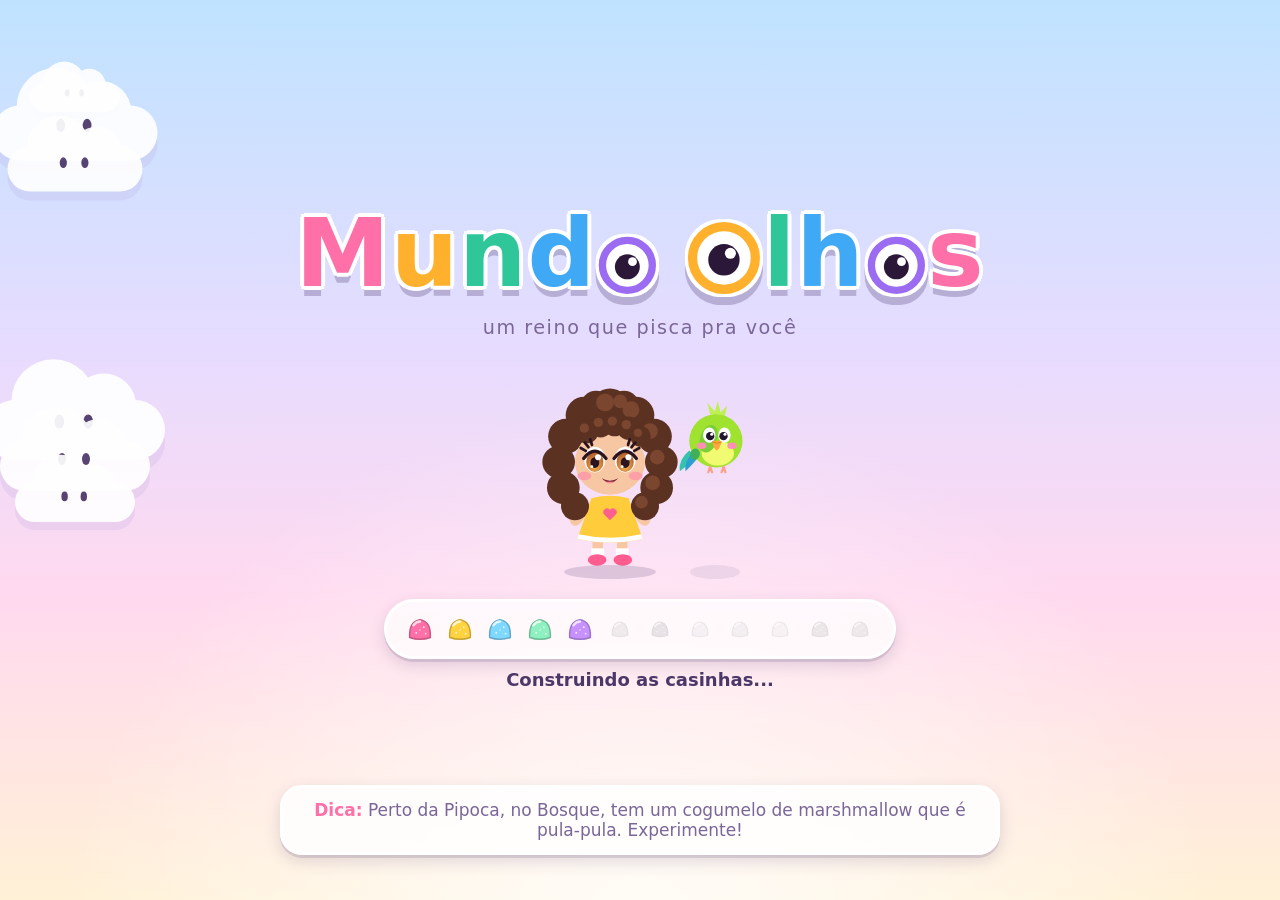
<file: index.html>
<!DOCTYPE html>
<html lang="pt-BR">
<head>
<meta charset="UTF-8">
<meta name="viewport" content="width=device-width,initial-scale=1">
<title>Mundo Olhos</title>
<link rel="icon" href="data:image/svg+xml,%3Csvg xmlns=%22http://www.w3.org/2000/svg%22 viewBox=%220 0 16 16%22%3E%3Ccircle cx=%228%22 cy=%228%22 r=%227%22 fill=%22%23fff%22 stroke=%22%23ff7eb6%22/%3E%3Ccircle cx=%228%22 cy=%228.5%22 r=%223.2%22 fill=%22%231d1430%22/%3E%3C/svg%3E">
<link rel="stylesheet" href="css/style.css">
<script type="importmap">
{
  "imports": {
    "three": "./vendor/three/three.module.js",
    "three/addons/": "./vendor/three/addons/"
  }
}
</script>
</head>
<body>
<div id="game-root"></div>
<div id="ui-root"></div>
<script type="module" src="src/main.js"></script>
</body>
</html>
</file>
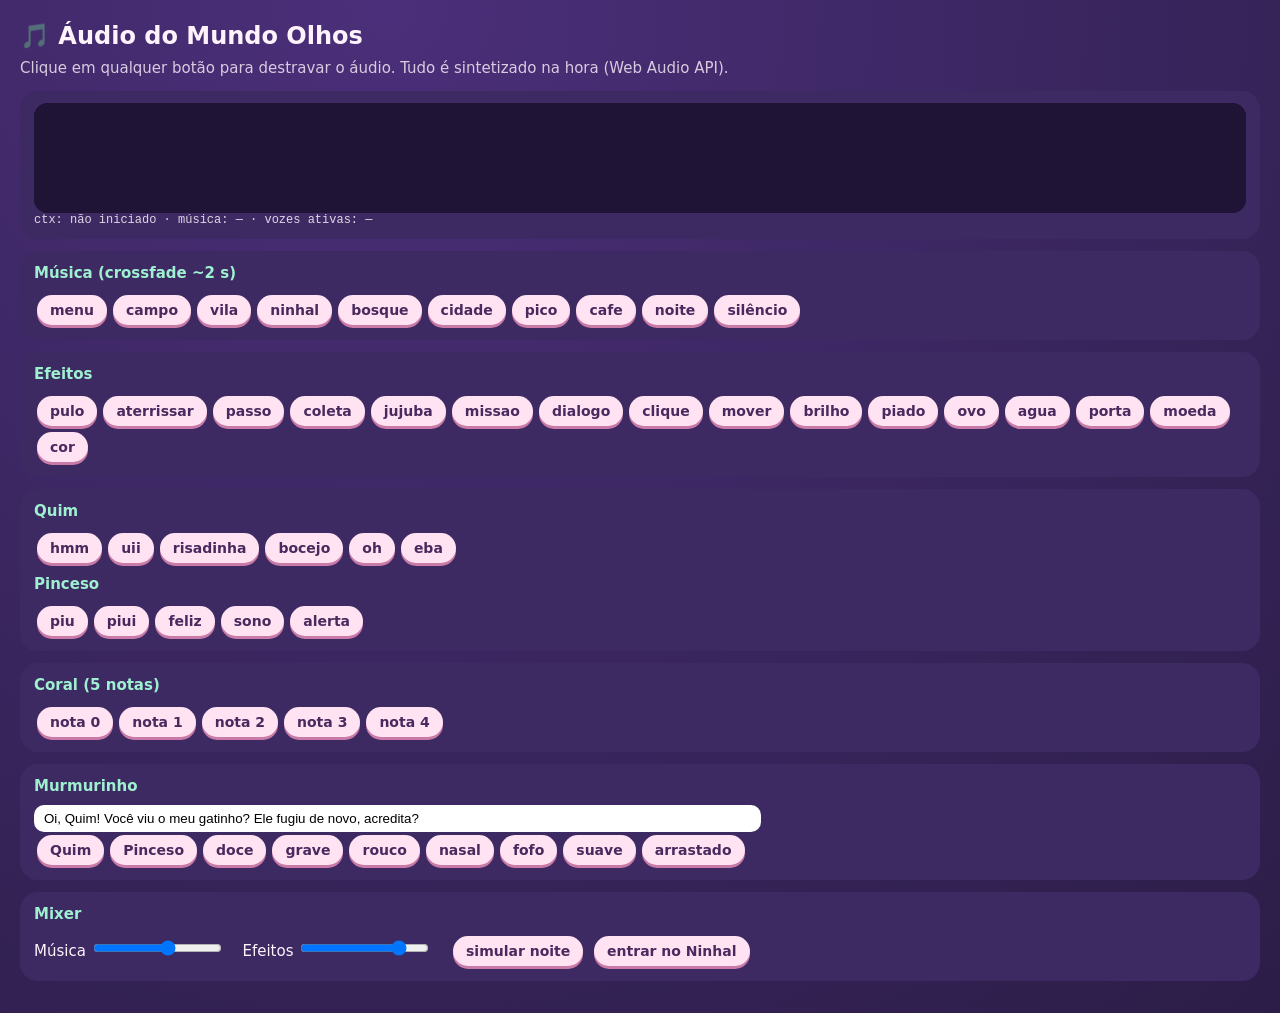
<file: tests/audio.html>
<!DOCTYPE html>
<html lang="pt-BR">
<head>
<meta charset="UTF-8">
<meta name="viewport" content="width=device-width,initial-scale=1">
<title>Mundo Olhos — teste de áudio</title>
<style>
  :root { --bg:#2b1d47; --card:#3d2a63; --pink:#ff9ecf; --mint:#9ff0d0; --txt:#fff3fb; }
  * { box-sizing: border-box; }
  body { margin:0; padding:20px; background:radial-gradient(circle at 30% 0%, #4b2f7a, var(--bg)); color:var(--txt);
    font:15px/1.4 system-ui, sans-serif; min-height:100vh; }
  h1 { margin:0 0 4px; font-size:24px; } p { margin:0 0 12px; opacity:.8; }
  section { background:var(--card); border-radius:18px; padding:12px 14px; margin:0 0 12px; }
  h2 { margin:0 0 8px; font-size:15px; color:var(--mint); }
  button { background:#ffe3f3; color:#4a2a5e; border:0; border-radius:999px; padding:7px 13px; margin:3px; font:600 14px system-ui;
    cursor:pointer; box-shadow:0 3px 0 #c97aa7; }
  button:active { transform:translateY(2px); box-shadow:0 1px 0 #c97aa7; }
  button.on { background:var(--mint); box-shadow:0 3px 0 #4fae8c; }
  canvas { width:100%; height:110px; background:#1f1436; border-radius:14px; display:block; }
  label { margin-right:14px; } input[type=text] { width:60%; padding:6px 10px; border-radius:10px; border:0; }
  #status { font:12px monospace; opacity:.85; white-space:pre; }
</style>
</head>
<body>
<h1>🎵 Áudio do Mundo Olhos</h1>
<p>Clique em qualquer botão para destravar o áudio. Tudo é sintetizado na hora (Web Audio API).</p>
<section><canvas id="scope" width="1200" height="110"></canvas><div id="status"></div></section>
<section><h2>Música (crossfade ~2 s)</h2><div id="music"></div></section>
<section><h2>Efeitos</h2><div id="sfx"></div></section>
<section><h2>Quim</h2><div id="quim"></div><h2 style="margin-top:8px">Pinceso</h2><div id="pin"></div></section>
<section><h2>Coral (5 notas)</h2><div id="notes"></div></section>
<section><h2>Murmurinho</h2>
  <input type="text" id="fala" value="Oi, Quim! Você viu o meu gatinho? Ele fugiu de novo, acredita?">
  <div id="vozes"></div></section>
<section><h2>Mixer</h2>
  <label>Música <input type="range" id="vm" min="0" max="1" step="0.01" value="0.6"></label>
  <label>Efeitos <input type="range" id="vs" min="0" max="1" step="0.01" value="0.8"></label>
  <button id="night">simular noite</button> <button id="region">entrar no Ninhal</button>
</section>
<script type="module">
import { createBus } from '../src/core/bus.js';
import { createAudio } from '../src/audio/audio.js';
import { createSynth } from '../src/audio/synth.js';
import { makeInstruments } from '../src/audio/instruments.js';
import { makeSfx } from '../src/audio/sfx.js';
import { makeVoices } from '../src/audio/voices.js';
import { SONGS } from '../src/audio/songs.js';

const bus = createBus();
const game = { bus, state: { settings: { music: 0.6, sfx: 0.8 } }, render: null, world: null, player: null };
const audio = createAudio(game);
game.audio = audio;
const $ = (id) => document.getElementById(id);
const btn = (parent, label, fn) => { const b = document.createElement('button'); b.textContent = label; b.onclick = () => { audio.init(); fn(b); }; $(parent).appendChild(b); return b; };

// API chamada antes do init: deve ser ignorada sem erro
audio.play('pulo'); audio.murmur({ pitch: 1 }, 'a'); audio.quimVoice('uii'); audio.note(2); audio.update(0.016);
audio.setMusic('menu');

const musicBtns = [];
for (const id of ['menu', 'campo', 'vila', 'ninhal', 'bosque', 'cidade', 'pico', 'cafe', 'noite', null]) {
  const b = btn('music', id ?? 'silêncio', () => { audio.setMusic(id); musicBtns.forEach((x) => x.classList.toggle('on', x === b)); });
  musicBtns.push(b);
}
for (const n of ['pulo', 'aterrissar', 'passo', 'coleta', 'jujuba', 'missao', 'dialogo', 'clique', 'mover', 'brilho', 'piado', 'ovo', 'agua', 'porta', 'moeda', 'cor'])
  btn('sfx', n, () => audio.play(n));
for (const n of ['hmm', 'uii', 'risadinha', 'bocejo', 'oh', 'eba']) btn('quim', n, () => audio.quimVoice(n));
for (const n of ['piu', 'piui', 'feliz', 'sono', 'alerta']) btn('pin', n, () => audio.pincesoVoice(n));
for (let i = 0; i < 5; i++) btn('notes', `nota ${i}`, () => audio.note(i));

const VOZES = {
  Quim: { pitch: 1.35, speed: 1.1, timbre: 'doce' }, Pinceso: { pitch: 1.9, speed: 1.35, timbre: 'piado' },
  doce: { pitch: 0.95, speed: 0.85, timbre: 'doce' }, grave: { pitch: 0.75, speed: 0.85, timbre: 'grave' },
  rouco: { pitch: 0.85, speed: 0.9, timbre: 'rouco' }, nasal: { pitch: 1.25, speed: 1.2, timbre: 'nasal' },
  fofo: { pitch: 1.6, speed: 1.3, timbre: 'fofo' }, suave: { pitch: 0.85, speed: 1.3, timbre: 'suave' },
  arrastado: { pitch: 0.75, speed: 0.5, timbre: 'arrastado' },
};
// imita a caixa de diálogo: ~38 caracteres por segundo
function speak(voice) {
  const txt = $('fala').value; let i = 0;
  const id = setInterval(() => { if (i >= txt.length) return clearInterval(id); audio.murmur(voice, txt[i++]); }, 1000 / (38 * (voice.speed || 1)));
}
for (const [k, v] of Object.entries(VOZES)) btn('vozes', k, () => speak(v));

$('vm').oninput = $('vs').oninput = () => audio.setVolumes({ music: +$('vm').value, sfx: +$('vs').value });
let night = false;
$('night').onclick = () => { audio.init(); night = !night; bus.emit('time:phase', { phase: night ? 'noite' : 'dia' }); $('night').classList.toggle('on', night); audio.setMusic('campo'); };
$('region').onclick = () => { audio.init(); bus.emit('region:enter', { id: 'ninhal', name: 'Ninhal Cantante' }); audio.setMusic('ninhal'); };

// loop: update() + osciloscópio
let analyser = null, last = performance.now();
const cv = $('scope'), g2 = cv.getContext('2d');
function frame(now) {
  const dt = Math.min(0.05, (now - last) / 1000); last = now;
  audio.update(dt);
  const ctx = audio.context;
  if (ctx && !analyser && audio.output) { analyser = ctx.createAnalyser(); analyser.fftSize = 1024; audio.output.connect(analyser); }
  g2.fillStyle = '#1f1436'; g2.fillRect(0, 0, cv.width, cv.height);
  if (analyser) {
    const d = new Uint8Array(analyser.frequencyBinCount); analyser.getByteFrequencyData(d);
    for (let i = 0; i < 200; i++) { const v = d[i * 2] / 255; g2.fillStyle = `hsl(${300 + i},80%,${55 + v * 25}%)`; g2.fillRect(i * 6, cv.height * (1 - v), 5, cv.height * v); }
  }
  const p = audio.pools;
  $('status').textContent = `ctx: ${ctx?.state ?? 'não iniciado'} · música: ${audio.currentMusic ?? '—'} · vozes ativas: ` +
    (p ? Object.entries(p).map(([k, v]) => `${k} ${v.active}/${v.max}`).join(' · ') : '—');
  requestAnimationFrame(frame);
}
requestAnimationFrame(frame);

// -------------------------------------------------------------------------------------------
// Análise offline (para o harness): renderiza cada som num OfflineAudioContext e mede pico/RMS.
async function renderStats(seconds, fn) {
  const ctx = new OfflineAudioContext(2, Math.ceil(44100 * seconds), 44100);
  const S = createSynth(ctx);
  const I = makeInstruments(S);
  const sink = ctx.createGain(); sink.connect(ctx.destination);
  const wet = ctx.createGain(); wet.gain.value = 0; wet.connect(ctx.destination);
  await fn({ ctx, S, I, sink, R: { pool: 'sfx', dest: sink, send: wet, wet: 0.2 }, Rv: { pool: 'voice', dest: sink, send: wet, wet: 0.1 } });
  const buf = await ctx.startRendering();
  await new Promise((r) => setTimeout(r, 50));
  let peak = 0, sum = 0, nanCount = 0;
  const L = buf.getChannelData(0), Rr = buf.getChannelData(1);
  for (let i = 0; i < L.length; i++) {
    const v = Math.max(Math.abs(L[i]), Math.abs(Rr[i]));
    if (Number.isNaN(L[i])) nanCount++;
    if (v > peak) peak = v; sum += L[i] * L[i];
  }
  // clique no fim? último milissegundo deve estar ~silencioso
  let tail = 0; for (let i = L.length - 44; i < L.length; i++) tail = Math.max(tail, Math.abs(L[i]));
  const leaked = Object.fromEntries(Object.entries(S.pools).map(([k, v]) => [k, v.active]));
  return { peak: +peak.toFixed(3), rms: +Math.sqrt(sum / L.length).toFixed(4), tail: +tail.toFixed(4), nan: nanCount, leaked };
}

async function analyze() {
  const out = { sfx: {}, quim: {}, pinceso: {}, notes: {}, murmur: {}, songs: {} };
  for (const n of ['pulo', 'aterrissar', 'passo', 'coleta', 'jujuba', 'missao', 'dialogo', 'clique', 'mover', 'brilho', 'piado', 'ovo', 'agua', 'porta', 'moeda', 'cor'])
    out.sfx[n] = await renderStats(3, ({ S, I, R }) => makeSfx(S, I).play(R, n, 0.01));
  for (const n of ['hmm', 'uii', 'risadinha', 'bocejo', 'oh', 'eba'])
    out.quim[n] = await renderStats(2, ({ S, I, Rv }) => makeVoices(S, I).quim(Rv, n, 0.01));
  for (const n of ['piu', 'piui', 'feliz', 'sono', 'alerta'])
    out.pinceso[n] = await renderStats(2, ({ S, I, Rv }) => makeVoices(S, I).pinceso(Rv, n, 0.01));
  for (let i = 0; i < 5; i++) out.notes[i] = await renderStats(1.5, ({ S, I, R }) => makeVoices(S, I).note(R, i, 0.01));
  for (const [k, v] of Object.entries(VOZES)) {
    // murmur usa o relógio do contexto: num offline sem avançar, dispara só uma sílaba — medimos 1 sílaba de cada letra
    out.murmur[k] = await renderStats(0.6, ({ S, I, Rv }) => makeVoices(S, I).murmur(Rv, v, 'a'));
  }
  for (const id of Object.keys(SONGS)) {
    const def = SONGS[id];
    const spb = 60 / def.bpm, barDur = def.beats * spb, bars = 8;
    out.songs[id] = await renderStats(barDur * bars + 2, ({ ctx, S, I, R, sink }) => {
      S.pools.music.max = 400;
      sink.gain.value = def.gain ?? 1;
      const e = { I, spb, beats: def.beats, st: {}, R: { ...R, pool: 'music', wet: 0.28 }, at: (t, b) => t + b * spb,
        vinyl: () => null, windLoop: () => null };
      def.start?.(e);
      for (let n = 0; n < bars; n++) def.bar(e, n, 0.05 + n * barDur);
    });
  }
  // camadas em loop (vinil do café e vento)
  const { vinylLoop, windLoop } = await import('../src/audio/loops.js');
  out.loops = {
    vinil: await renderStats(4, ({ ctx, sink }) => { vinylLoop(ctx, sink, 0.35, 0.01); }),
    vento: await renderStats(4, ({ ctx, S, sink }) => { windLoop(ctx, S.noiseBuf, sink, 0.3, { fadeIn: 0.01 }); }),
  };
  return out;
}

window.__game = { ready: true, audio, bus, analyze };
</script>
</body>
</html>
</file>
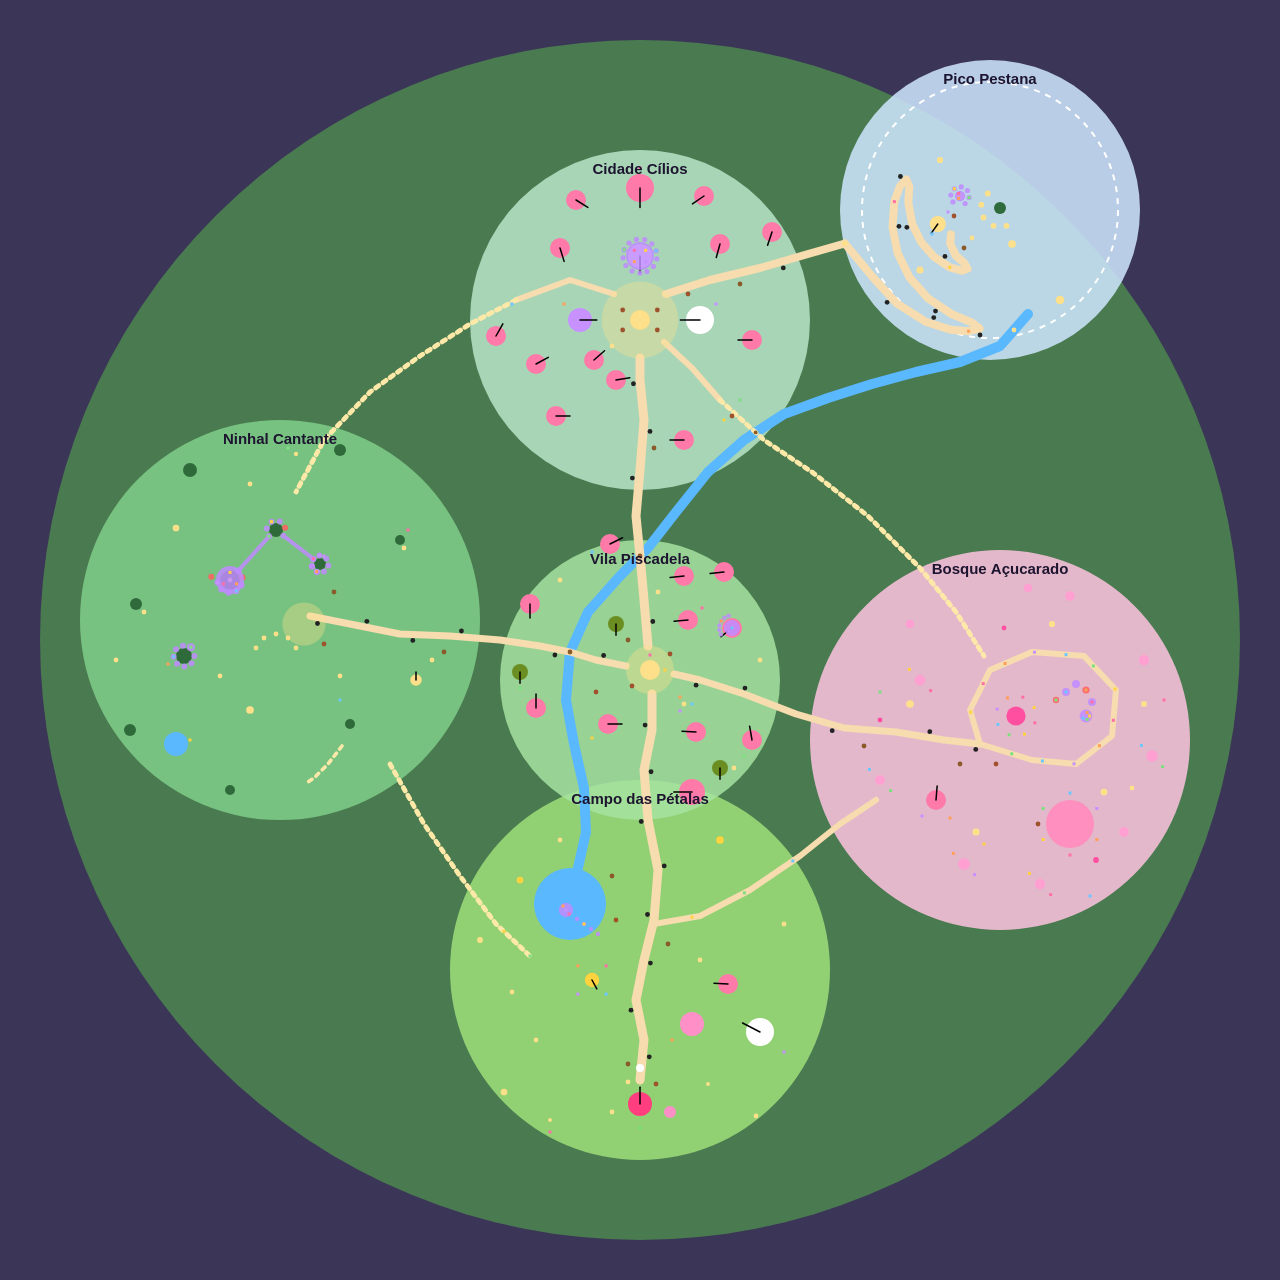
<file: tests/mapa.html>
<!doctype html>
<html lang="pt-BR">
<head>
<meta charset="utf-8">
<title>Mapa — visão de cima</title>
<style>
  html, body { margin: 0; background: #2a2440; }
  canvas { display: block; margin: 0 auto; }
</style>
</head>
<body>
<canvas id="c" width="1280" height="1280"></canvas>
<script type="module">
// Teste visual do src/data/worldmap.js: desenha regiões, trilhas, água, landmarks, plataformas e jujubas.
import { WORLD, SPAWN, REGIONS, PATHS, LANDMARKS, PLATFORMS, WATER, JUJUBA_SPOTS, GATES } from '../src/data/worldmap.js';

const cv = document.getElementById('c');
const g = cv.getContext('2d');
const S = cv.width / (WORLD.half * 2);
const X = (x) => (x + WORLD.half) * S, Z = (z) => (z + WORLD.half) * S;

g.fillStyle = '#3b3557'; g.fillRect(0, 0, cv.width, cv.height);
g.fillStyle = '#4a7a50'; g.beginPath(); g.arc(X(0), Z(0), WORLD.playRadius * S, 0, Math.PI * 2); g.fill();
for (const r of REGIONS) {
  g.fillStyle = r.palette.ground; g.globalAlpha = 0.85;
  g.beginPath(); g.arc(X(r.center.x), Z(r.center.z), r.radius * S, 0, Math.PI * 2); g.fill();
}
g.globalAlpha = 1;
for (const gt of GATES) {
  g.strokeStyle = '#ffffff'; g.setLineDash([6, 6]); g.lineWidth = 2;
  g.beginPath(); g.arc(X(gt.x), Z(gt.z), gt.radius * S, 0, Math.PI * 2); g.stroke(); g.setLineDash([]);
}
for (const w of WATER) {
  g.fillStyle = w.data?.calda ? '#ff8fbf' : '#5ab8ff'; g.strokeStyle = g.fillStyle;
  if (w.type === 'rio') {
    g.lineWidth = w.width * S; g.lineCap = 'round'; g.lineJoin = 'round';
    g.beginPath(); w.points.forEach(([x, z], i) => (i ? g.lineTo(X(x), Z(z)) : g.moveTo(X(x), Z(z)))); g.stroke();
  } else { g.beginPath(); g.arc(X(w.x), Z(w.z), w.radius * S, 0, Math.PI * 2); g.fill(); }
}
for (const p of PATHS) {
  g.strokeStyle = p.secret ? '#ffe9a8' : '#f6dcae'; g.lineWidth = p.width * S; g.lineCap = 'round'; g.lineJoin = 'round';
  if (p.secret) g.setLineDash([4, 5]);
  g.beginPath(); p.points.forEach(([x, z], i) => (i ? g.lineTo(X(x), Z(z)) : g.moveTo(X(x), Z(z)))); g.stroke();
  g.setLineDash([]);
}
const COL = { casa: '#ff7aa8', casa_quim: '#ff3d7f', cafeteria: '#ffffff', loja_acessorios: '#c792ff', arvore_gigante: '#2f6b3a',
  arvore_algodao: '#ff9fd2', poste: '#222', placa: '#8b5a2b', banco: '#a0522d', ponte: '#8b5a2b', torre_relogio: '#fff',
  moinho: '#fff', flor_gigante: '#ffd23f', pirulito_gigante: '#ff4fa0', horta: '#6b8e23', jardim: '#ff8fc7' };
for (const l of LANDMARKS) {
  const r = l.type === 'arvore_gigante' ? l.data.trunkRadius : l.type === 'praca' ? 12 * (l.scale ?? 1) : ({ casa: 5, cafeteria: 7, loja_acessorios: 6, casa_quim: 6, moinho: 5, horta: 4, jardim: 5, torre_relogio: 5, coreto: 5, mirante: 4, fonte: 5 }[l.type] ?? 1.2) * (l.scale ?? 1);
  g.fillStyle = COL[l.type] || '#ffe08a'; g.globalAlpha = l.type === 'praca' ? 0.35 : 1;
  g.beginPath(); g.arc(X(l.x), Z(l.z), Math.max(1.5, r * S), 0, Math.PI * 2); g.fill();
  g.globalAlpha = 1;
  if (l.rotY !== undefined && r > 2) { // frente
    g.strokeStyle = '#000'; g.lineWidth = 1.5; g.beginPath(); g.moveTo(X(l.x), Z(l.z));
    g.lineTo(X(l.x + Math.sin(l.rotY) * r * 1.4), Z(l.z + Math.cos(l.rotY) * r * 1.4)); g.stroke();
  }
}
for (const p of PLATFORMS) {
  g.fillStyle = p.bounce ? '#ff5e5e' : '#c08bff'; g.globalAlpha = 0.85;
  if (p.w) {
    g.save(); g.translate(X(p.x), Z(p.z)); g.rotate(-p.rotY); g.fillRect(-p.w / 2 * S, -p.d / 2 * S, p.w * S, p.d * S); g.restore();
  } else { g.beginPath(); g.arc(X(p.x), Z(p.z), p.radius * S, 0, Math.PI * 2); g.fill(); }
}
g.globalAlpha = 1;
for (const j of JUJUBA_SPOTS) { g.fillStyle = j.color; g.fillRect(X(j.x) - 1.5, Z(j.z) - 1.5, 3, 3); }
g.fillStyle = '#fff'; g.beginPath(); g.arc(X(SPAWN.x), Z(SPAWN.z), 4, 0, Math.PI * 2); g.fill();
g.font = 'bold 15px sans-serif'; g.textAlign = 'center';
for (const r of REGIONS) { g.fillStyle = '#1d1430'; g.fillText(r.name, X(r.center.x), Z(r.center.z - r.radius + 12)); }
window.__game = { ready: true };
</script>
</body>
</html>
</file>
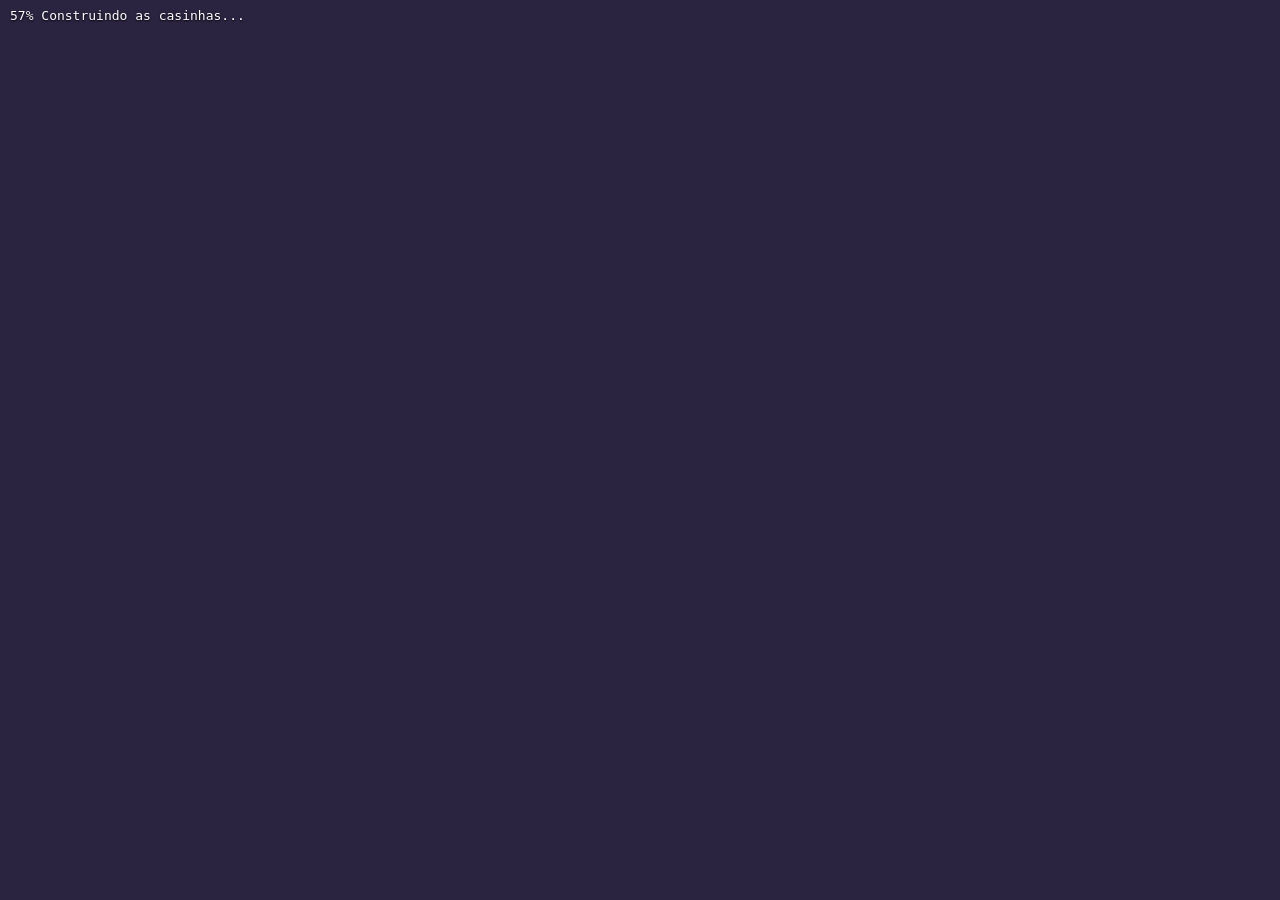
<file: tests/pinceso-world.html>
<!doctype html>
<html lang="pt-BR">
<head>
<meta charset="utf-8">
<meta name="viewport" content="width=device-width,initial-scale=1">
<title>Teste — pinceso no mundo</title>
<style>
  html, body { margin: 0; height: 100%; overflow: hidden; background: #2a2440; }
  #hud { position: fixed; left: 10px; top: 8px; font: 13px monospace; color: #fff; text-shadow: 0 1px 2px #000; white-space: pre; }
</style>
<script type="importmap">
{ "imports": { "three": "../vendor/three/three.module.js", "three/addons/": "../vendor/three/addons/" } }
</script>
</head>
<body>
<div id="root"></div>
<div id="hud"></div>
<script type="module">
// Integração: world real + Quim + Pinceso (sem UI/NPCs/missões). Roteiro do "Filhote Sem Ninho" no Ninhal.
// URL: ?pos=x,z  ?time=0.4  ?quality=baixa|media|alta  ?pinceso (já acompanha)
import * as THREE from 'three';
import { createBus } from '../src/core/bus.js';
import { defaultState } from '../src/core/state.js';
import { createInput } from '../src/core/input.js';
import { createInteractables } from '../src/core/interact.js';
import { SPOTS } from '../src/data/worldmap.js';
import { createRender } from '../src/render/render.js';
import { createWorld } from '../src/world/world.js';
import { createPlayer } from '../src/player/player.js';
import { createCameraRig } from '../src/player/camera.js';
import { createPinceso } from '../src/pinceso/pinceso.js';

const params = new URLSearchParams(location.search);
const hud = document.getElementById('hud');
const state = defaultState();
state.settings.quality = params.get('quality') || 'media';
if (params.get('time')) state.dayTime = Number(params.get('time'));
state.pincesoJoined = params.has('pinceso');
const voices = [];
const game = {
  THREE, params, bus: createBus(), state, interactables: createInteractables(), findables: new Set(),
  paused: false, cinematic: false, time: { elapsed: 0 },
  ui: { toast: () => {}, setPrompt: () => {} },
  audio: { play: () => {}, quimVoice: () => {}, pincesoVoice: (n) => voices.push(n) },
};
game.render = createRender(game, document.getElementById('root'));
game.render.setQuality(state.settings.quality);
game.input = createInput(game.render.renderer.domElement);
game.world = createWorld(game);
await game.world.build((p, t) => { hud.textContent = `${Math.round(p * 100)}% ${t}`; });
for (const r of game.world.regionIds()) state.regionColor[r] = 1;
const pos = params.get('pos');
if (pos) { const [x, z] = pos.split(',').map(Number); state.player = { x, y: game.world.getHeight(x, z), z, rotY: 0 }; }
game.world.applyState();
game.render.dayTime = state.dayTime;
game.player = createPlayer(game);
game.cameraRig = createCameraRig(game);
game.player.applyState();
game.cameraRig.snap();
game.pinceso = createPinceso(game);
game.pinceso.applyState();
await game.render.warmup?.();

function step(n, keys = [], dt = 1 / 60) {
  for (let i = 0; i < n; i++) {
    for (const k of keys) game.input.simulate(k, true);
    game.time.elapsed += dt;
    game.render.update(dt);
    game.player.update(dt);
    game.pinceso.update(dt);
    game.world.update(dt);
    game.cameraRig.update(dt);
    game.input.endFrame();
  }
  for (const k of keys) game.input.simulate(k, false);
}
const clock = new THREE.Clock();
function frame() {
  requestAnimationFrame(frame);
  const dt = Math.min(clock.getDelta(), 1 / 20);
  if (!window.__manual) step(1, [], dt);
  game.render.render();
  const p = game.pinceso.position;
  hud.textContent = `pinceso ${game.pinceso.mode}/${game.pinceso.action} · ${p.x.toFixed(1)}, ${p.y.toFixed(2)}, ${p.z.toFixed(1)} · chão ${game.world.getHeight(p.x, p.z).toFixed(2)}`;
}
frame();
window.__game = Object.assign(game, { ready: true, step, voices, SPOTS });
</script>
</body>
</html>
</file>
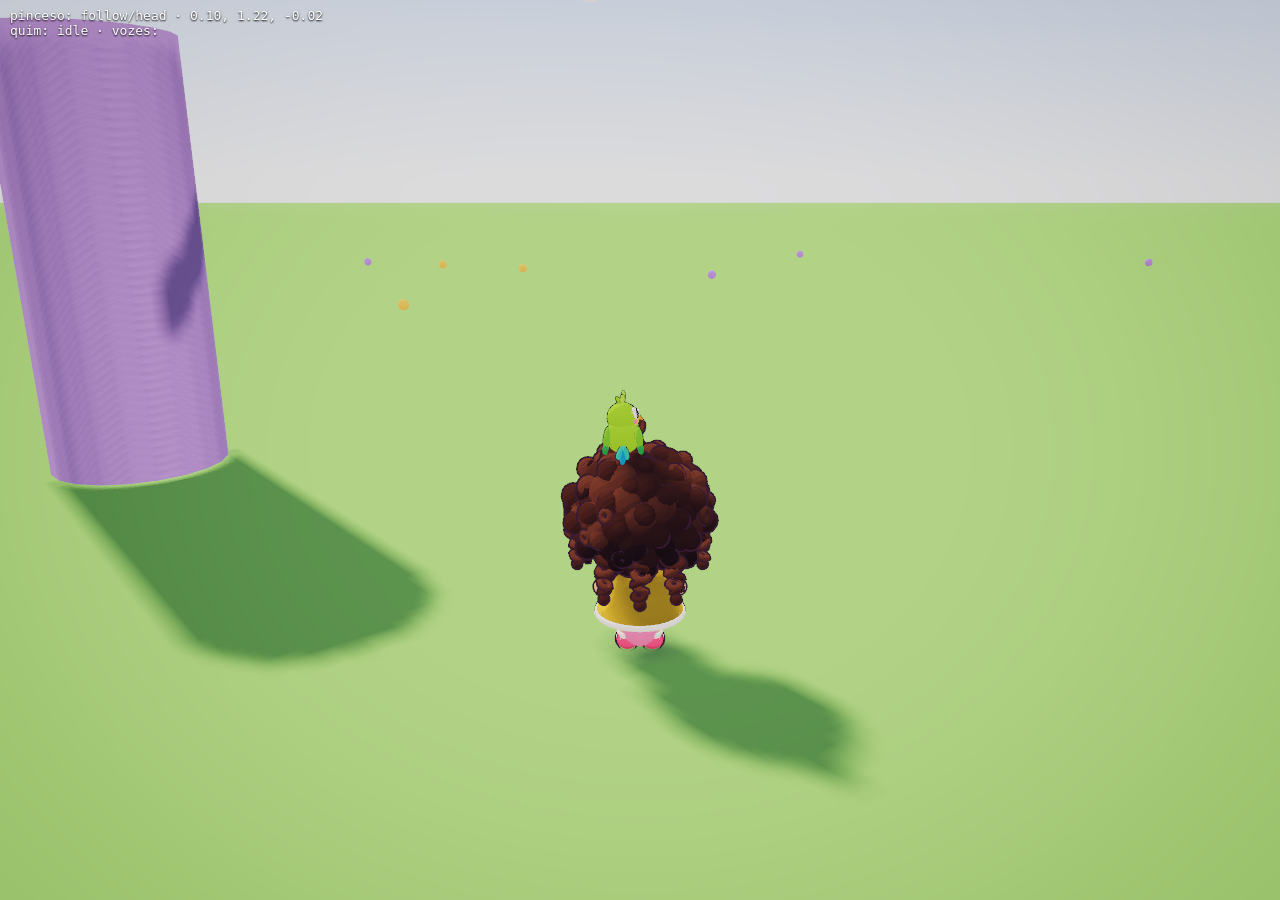
<file: tests/pinceso.html>
<!doctype html>
<html lang="pt-BR">
<head>
<meta charset="utf-8">
<meta name="viewport" content="width=device-width,initial-scale=1">
<title>Teste — pinceso</title>
<style>
  html, body { margin: 0; height: 100%; overflow: hidden; background: #2a2440; }
  #info { position: fixed; left: 10px; top: 8px; font: 13px monospace; color: #fff; text-shadow: 0 1px 2px #000; white-space: pre; }
  #toast { position: fixed; left: 50%; top: 20px; transform: translateX(-50%); font: bold 16px sans-serif; color: #5a2a50;
    background: #fff; border-radius: 16px; padding: 6px 14px; display: none; }
</style>
<script type="importmap">
{ "imports": { "three": "../vendor/three/three.module.js", "three/addons/": "../vendor/three/addons/" } }
</script>
</head>
<body>
<div id="root"></div>
<div id="info"></div>
<div id="toast"></div>
<script type="module">
// Teste isolado do src/pinceso com a Quim de verdade (src/player) e um mundo de mentirinha.
// URL: ?time=0.4&quality=media&mode=follow|trapped|fleeing|perched|cafe&acc=chapeu
// Teclas: WASD/Shift/Espaço (Quim), Q (Voo de Busca), 1..5 trocam o modo do Pinceso, J = join(), C = missão completa.
import * as THREE from 'three';
import { createBus } from '../src/core/bus.js';
import { createInput } from '../src/core/input.js';
import { createInteractables } from '../src/core/interact.js';
import { toon, enableShadows } from '../src/core/materials.js';
import { createEyes, registerEyes, updateEyes } from '../src/core/eyes.js';
import { REGIONS } from '../src/data/worldmap.js';
import { createRender } from '../src/render/render.js';
import { createPlayer } from '../src/player/player.js';
import { createCameraRig } from '../src/player/camera.js';
import { createPinceso } from '../src/pinceso/pinceso.js';

const params = new URLSearchParams(location.search);
const state = {
  dayTime: Number(params.get('time') ?? 0.4),
  regionColor: Object.fromEntries(REGIONS.map((r) => [r.id, 1])),
  settings: { quality: params.get('quality') || 'media' },
  player: { x: 0, y: 0, z: 0.01, rotY: 0 },
  pincesoJoined: params.get('mode') === 'follow' || !params.get('mode'),
  accessories: { owned: {}, equipped: params.get('acc') || null },
  flags: {},
};

// --- mundo de mentirinha -------------------------------------------------------------------------
const hill = (x, z) => { const d = Math.hypot(x - 14, z + 12); return d < 9 ? 3 * (0.5 + 0.5 * Math.cos(Math.PI * d / 9)) : 0; };
const ROCK = { x: -6, z: -10, r: 1.4, y: 2.2 };    // "Pedra Musguinho" de teste
const world = {
  getHeight: (x, z) => hill(x, z),
  groundAt(x, z, y) {
    const h = hill(x, z);
    if (Math.hypot(x - ROCK.x, z - ROCK.z) <= ROCK.r && ROCK.y <= y + 0.6 && ROCK.y > h) return { y: ROCK.y, surface: ROCK };
    return { y: h, surface: null };
  },
  resolveCollision() {},
  isWater: () => false,
  gateBlocked: () => null,
  regionAt: () => 'ninhal',
};

const voices = [];
const toasts = [];
const toastEl = document.getElementById('toast');
const game = {
  THREE, params, state, bus: createBus(), world,
  interactables: createInteractables(), findables: new Set(),
  paused: false, cinematic: false, time: { elapsed: 0 },
  ui: {
    setPrompt() {},
    toast(t) { toasts.push(t); toastEl.textContent = t; toastEl.style.display = 'block'; setTimeout(() => { toastEl.style.display = 'none'; }, 3000); },
  },
  audio: {
    play: () => {},
    quimVoice: () => {},
    pincesoVoice: (n) => voices.push(n),
  },
  missions: { marker: null, markerTarget() { return this.marker; } },
};

const render = createRender(game, document.getElementById('root'));
game.render = render;
game.input = createInput(render.renderer.domElement);
const scene = render.scene;

const ground = new THREE.Mesh(new THREE.PlaneGeometry(200, 200, 100, 100).rotateX(-Math.PI / 2), toon('#9ee07a'));
{
  const pa = ground.geometry.attributes.position;
  for (let i = 0; i < pa.count; i++) pa.setY(i, hill(pa.getX(i), pa.getZ(i)));
  ground.geometry.computeVertexNormals();
}
ground.receiveShadow = true;
scene.add(ground);
{
  const rock = new THREE.Mesh(new THREE.CylinderGeometry(ROCK.r, ROCK.r * 1.3, ROCK.y, 14), toon('#9aa6a0'));
  rock.position.set(ROCK.x, ROCK.y / 2, ROCK.z);
  scene.add(enableShadows(rock));
  const moss = new THREE.Mesh(new THREE.SphereGeometry(ROCK.r * 1.02, 16, 8, 0, Math.PI * 2, 0, Math.PI / 2).scale(1, 0.07, 1), toon("#7fcf6a"));
  moss.position.set(ROCK.x, ROCK.y - 0.1, ROCK.z);
  scene.add(moss);
}
// flores e um pilar com olhos para dar escala
for (let i = 0; i < 50; i++) {
  const x = (Math.sin(i * 12.9898) * 43758.5453 % 1) * 30, z = (Math.sin(i * 78.233) * 12345.678 % 1) * 30;
  const f = new THREE.Mesh(new THREE.SphereGeometry(0.12, 8, 6), toon(['#ff8fc7', '#ffd166', '#c49bff'][i % 3]));
  f.position.set(x, hill(x, z) + 0.15, z);
  scene.add(f);
}
{
  const m = new THREE.Mesh(new THREE.CylinderGeometry(0.8, 0.8, 4, 20), toon('#c9a6ff'));
  m.position.set(5, 2, 4);
  const e = createEyes({ size: 0.3, lashes: true });
  e.position.set(0, 1, 0.78);
  m.add(e); registerEyes(e);
  scene.add(enableShadows(m));
}

// jujubas e um item de missão "achaveis" pelo Voo de Busca
const jujubas = [];
for (const [x, z, c] of [[9, -14, '#ff6fae'], [-14, 6, '#ffd166'], [30, 30, '#7fd8ff']]) {
  const j = new THREE.Mesh(new THREE.SphereGeometry(0.16, 12, 10).scale(1, 1.2, 1), toon(c, { emissive: c, emissiveIntensity: 0.3 }));
  j.position.set(x, hill(x, z) + 0.3, z);
  scene.add(enableShadows(j));
  jujubas.push(j);
}
game.findables.add(() => jujubas.filter((j) => j.visible).map((j) => ({ x: j.position.x, y: j.position.y, z: j.position.z, kind: 'jujuba' })));
const ovo = new THREE.Mesh(new THREE.SphereGeometry(0.2, 12, 10).scale(1, 1.3, 1), toon('#d9ecff'));
ovo.position.set(-25, 0.26, -30);
scene.add(enableShadows(ovo));
game.findables.add(() => [{ x: ovo.position.x, y: ovo.position.y, z: ovo.position.z, kind: 'ovo' }]);

game.player = createPlayer(game);
game.cameraRig = createCameraRig(game);
game.player.applyState();
game.cameraRig.snap();
game.pinceso = createPinceso(game);
game.pinceso.applyState();

const P = game.pinceso;
function setScenario(m) {
  if (m === 'trapped') P.setMode('trapped', { x: 2.5, z: -3 });
  else if (m === 'fleeing') P.setMode('fleeing', { points: [{ x: 3, z: -6 }, { x: -2, z: -9 }, { x: ROCK.x, y: ROCK.y, z: ROCK.z }] });
  else if (m === 'perched') P.setMode('perched', { x: ROCK.x, y: ROCK.y, z: ROCK.z });
  else if (m === 'cafe') P.setMode('perched', { x: 1.2, y: 0, z: 1.2, cafe: true, rotY: -2.3 });
  else if (m === 'follow') { state.pincesoJoined = true; P.applyState(); }
}
if (params.get('mode')) setScenario(params.get('mode'));
addEventListener('keydown', (e) => {
  const map = { Digit1: 'follow', Digit2: 'trapped', Digit3: 'fleeing', Digit4: 'perched', Digit5: 'cafe' };
  if (map[e.code]) setScenario(map[e.code]);
  if (e.code === 'KeyJ') P.join();
  if (e.code === 'KeyC') game.bus.emit('mission:complete', { id: 'teste' });
});
await render.warmup?.();

const clock = new THREE.Clock();
const info = document.getElementById('info');
function step(dt) {
  game.time.elapsed += dt;
  render.update(dt);
  game.player.update(dt);
  P.update(dt);
  updateEyes(dt, game.player.position, game.player.position, 0);
}
function frame() {
  requestAnimationFrame(frame);
  const dt = Math.min(clock.getDelta(), 1 / 20);
  if (!game.paused && !window.__manual) step(dt);
  if (!window.__manual) game.cameraRig.update(dt);
  render.render();
  game.input.endFrame();
  const p = P.position;
  info.textContent = `pinceso: ${P.mode}/${P.action} · ${p.x.toFixed(2)}, ${p.y.toFixed(2)}, ${p.z.toFixed(2)}\nquim: ${game.player.state} · vozes: ${voices.slice(-6).join(' ')}`;
}
frame();

/** Câmera de retrato: olha para o Pinceso (ou um ponto) de um ângulo (graus, relativo ao rotY da Quim). */
function closeup(angleDeg = 0, dist = 1.0, h = 0.15, target = null) {
  const t = target || P.position.clone().add(new THREE.Vector3(0, 0.15, 0));
  const a = game.player.rotY + angleDeg * Math.PI / 180;
  game.cameraRig.setCinematic({ x: t.x + Math.sin(a) * dist, y: t.y + h, z: t.z + Math.cos(a) * dist, lookX: t.x, lookY: t.y, lookZ: t.z }, 0);
}
window.__game = {
  ready: true, THREE, render, state, game, player: game.player, pinceso: P, cameraRig: game.cameraRig, input: game.input,
  bus: game.bus, voices, toasts, closeup, step, setScenario, jujubas, ovo,
};
</script>
</body>
</html>
</file>
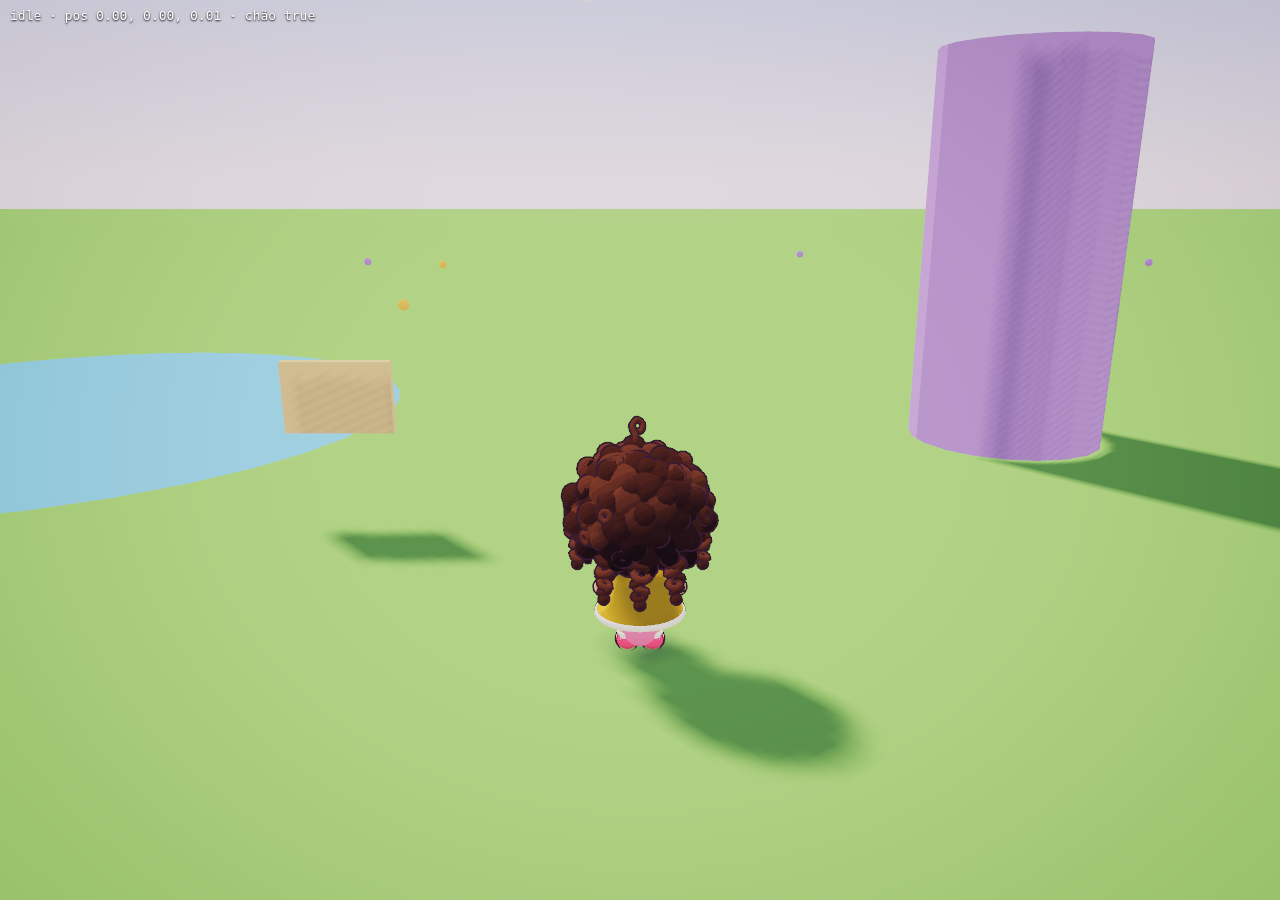
<file: tests/player.html>
<!doctype html>
<html lang="pt-BR">
<head>
<meta charset="utf-8">
<meta name="viewport" content="width=device-width,initial-scale=1">
<title>Teste — player</title>
<style>
  html, body { margin: 0; height: 100%; overflow: hidden; background: #2a2440; }
  #info { position: fixed; left: 10px; top: 8px; font: 13px monospace; color: #fff; text-shadow: 0 1px 2px #000; }
  #prompt { position: fixed; left: 50%; bottom: 40px; transform: translateX(-50%); font: bold 18px sans-serif;
    color: #5a2a50; background: #fff; border-radius: 20px; padding: 6px 16px; display: none; }
</style>
<script type="importmap">
{ "imports": { "three": "../vendor/three/three.module.js", "three/addons/": "../vendor/three/addons/" } }
</script>
</head>
<body>
<div id="root"></div>
<div id="info"></div>
<div id="prompt"></div>
<script type="module">
// Teste isolado do src/player: chão plano + morrinho, plataformas, trampolim, lago e um pilar.
// URL: ?time=0.4&quality=media&acc=laco&pinceso&mood=feliz
import * as THREE from 'three';
import { createBus } from '../src/core/bus.js';
import { createInput } from '../src/core/input.js';
import { createInteractables } from '../src/core/interact.js';
import { toon, enableShadows } from '../src/core/materials.js';
import { createEyes, registerEyes, updateEyes } from '../src/core/eyes.js';
import { REGIONS } from '../src/data/worldmap.js';
import { createRender } from '../src/render/render.js';
import { createPlayer } from '../src/player/player.js';
import { createCameraRig } from '../src/player/camera.js';

const params = new URLSearchParams(location.search);
const state = {
  dayTime: Number(params.get('time') ?? 0.4),
  regionColor: Object.fromEntries(REGIONS.map((r) => [r.id, 1])),
  settings: { quality: params.get('quality') || 'media' },
  player: { x: 0, y: 0, z: 0.01, rotY: 0 },
  pincesoJoined: params.has('pinceso'),
  accessories: { owned: {}, equipped: params.get('acc') || null },
};

// --- mundo de mentirinha -------------------------------------------------------------------------
const hill = (x, z) => { const d = Math.hypot(x - 14, z + 12); return d < 9 ? 2.2 * (0.5 + 0.5 * Math.cos(Math.PI * d / 9)) : 0; };
const PLATS = [
  { x: -5, z: -6, y: 0.9, r: 1.6 },
  { x: -8, z: -9, y: 2.1, r: 1.5 },
  { x: -11, z: -12, y: 3.3, r: 1.5 },
  { x: 4, z: -8, y: 0.6, r: 1.3, bounce: 2.2 },     // trampolim
  { x: 4, z: -14, y: 4.6, r: 2.2 },
];
const POND = { x: 7, z: 6, r: 4 };
const PILLAR = { x: -4, z: 5, r: 1 };
const world = {
  getHeight: (x, z) => hill(x, z),
  groundAt(x, z, y) {
    let best = { y: hill(x, z), surface: null };
    for (const p of PLATS) {
      if (Math.hypot(x - p.x, z - p.z) <= p.r && p.y <= y + 0.6 && p.y > best.y) best = { y: p.y, surface: p, bounce: p.bounce };
    }
    return best;
  },
  resolveCollision(pos, radius) {
    const dx = pos.x - PILLAR.x, dz = pos.z - PILLAR.z, d = Math.hypot(dx, dz), min = PILLAR.r + radius;
    if (d < min && d > 1e-6) { pos.x = PILLAR.x + dx / d * min; pos.z = PILLAR.z + dz / d * min; }
    // como o world real: o miolo do lago é fundo e devolve para a margem; a beirada é rasinha
    const lx = pos.x - POND.x, lz = pos.z - POND.z, ld = Math.hypot(lx, lz), inner = POND.r - 1.6;
    if (ld < inner && ld > 1e-6) { pos.x = POND.x + lx / ld * inner; pos.z = POND.z + lz / ld * inner; }
  },
  isWater: (x, z) => Math.hypot(x - POND.x, z - POND.z) < POND.r - 0.6,
  gateBlocked: () => null,
  regionAt: () => 'campo',
};

const promptEl = document.getElementById('prompt');
const audioLog = [];
const toasts = [];
const game = {
  THREE, params, state, bus: createBus(), world,
  interactables: createInteractables(), findables: new Set(),
  paused: false, cinematic: false, time: { elapsed: 0 },
  ui: {
    setPrompt(t) { promptEl.style.display = t ? 'block' : 'none'; promptEl.textContent = t || ''; },
    toast(t) { toasts.push(t); },
  },
  audio: {
    play: (n) => audioLog.push('sfx:' + n),
    quimVoice: (n) => audioLog.push('voz:' + n),
  },
};
const events = [];
for (const ev of ['player:jump', 'player:land']) game.bus.on(ev, (p) => events.push(ev + (p.bounce ? ':bounce' : '')));

const render = createRender(game, document.getElementById('root'));
game.render = render;
game.input = createInput(render.renderer.domElement);
const scene = render.scene;

// cenário
const ground = new THREE.Mesh(new THREE.PlaneGeometry(160, 160, 80, 80).rotateX(-Math.PI / 2), toon('#9ee07a'));
{
  const pa = ground.geometry.attributes.position;
  for (let i = 0; i < pa.count; i++) pa.setY(i, hill(pa.getX(i), pa.getZ(i)));
  ground.geometry.computeVertexNormals();
}
ground.receiveShadow = true;
scene.add(ground);
const pond = new THREE.Mesh(new THREE.CircleGeometry(POND.r, 40).rotateX(-Math.PI / 2), toon('#7fd0ff', { emissive: '#3a8fd0', emissiveIntensity: 0.25 }));
pond.position.set(POND.x, 0.03, POND.z);
scene.add(pond);
for (const p of PLATS) {
  const m = new THREE.Mesh(new THREE.CylinderGeometry(p.r, p.r * 0.9, 0.4, 24), toon(p.bounce ? '#ff9fd2' : '#d9b48a'));
  m.position.set(p.x, p.y - 0.2, p.z);
  scene.add(enableShadows(m));
  if (p.y > 1) {
    const s = new THREE.Mesh(new THREE.CylinderGeometry(0.15, 0.2, p.y - 0.4, 8), toon('#a7764f'));
    s.position.set(p.x, (p.y - 0.4) / 2, p.z);
    scene.add(enableShadows(s));
  }
}
{
  const m = new THREE.Mesh(new THREE.CylinderGeometry(PILLAR.r, PILLAR.r, 4, 20), toon('#c9a6ff'));
  m.position.set(PILLAR.x, 2, PILLAR.z);
  const e = createEyes({ size: 0.3, lashes: true });
  e.position.set(0, 1, PILLAR.r * 0.95);
  m.add(e); registerEyes(e);
  scene.add(enableShadows(m));
}
// flores para dar escala
for (let i = 0; i < 40; i++) {
  const x = (Math.sin(i * 12.9898) * 43758.5453 % 1) * 30, z = (Math.sin(i * 78.233) * 12345.678 % 1) * 30;
  const f = new THREE.Mesh(new THREE.SphereGeometry(0.12, 8, 6), toon(['#ff8fc7', '#ffd166', '#c49bff'][i % 3]));
  f.position.set(x, hill(x, z) + 0.15, z);
  scene.add(f);
}
// placa interagível
const sign = new THREE.Mesh(new THREE.BoxGeometry(0.9, 0.6, 0.1), toon('#f3d9a4'));
sign.position.set(2.5, 1, 2.5);
scene.add(enableShadows(sign));
let interacted = 0;
game.interactables.add({ id: 'placa', label: 'Ler a placa', radius: 2.2, getPosition: () => ({ x: 2.5, y: 0, z: 2.5 }), onInteract: () => { interacted++; } });

game.player = createPlayer(game);
game.cameraRig = createCameraRig(game);
game.player.applyState();
if (params.get('mood')) game.player.setMood(params.get('mood'));
game.cameraRig.snap();
await render.warmup?.();

const clock = new THREE.Clock();
const info = document.getElementById('info');
function frame() {
  requestAnimationFrame(frame);
  const dt = Math.min(clock.getDelta(), 1 / 20);
  if (!game.paused && !window.__manual) {   // __manual: o script do teste avança a simulação sozinho
    game.time.elapsed += dt;
    render.update(dt);
    game.player.update(dt);
    updateEyes(dt, game.player.position, game.player.position, 0);
  }
  if (!window.__manual) game.cameraRig.update(dt);
  render.render();
  game.input.endFrame();
  const p = game.player.position;
  info.textContent = `${game.player.state} · pos ${p.x.toFixed(2)}, ${p.y.toFixed(2)}, ${p.z.toFixed(2)} · chão ${game.player.onGround}`;
}
frame();

// Câmera de retrato (para screenshots de perto): ângulo em graus ao redor da Quim.
function portrait(angleDeg = 0, dist = 2.6, h = 0.95, lookH = 0.75) {
  const p = game.player.position, a = game.player.rotY + angleDeg * Math.PI / 180;
  game.cameraRig.setCinematic({ x: p.x + Math.sin(a) * dist, y: p.y + h, z: p.z + Math.cos(a) * dist, lookX: p.x, lookY: p.y + lookH, lookZ: p.z }, 0);
}
window.__game = {
  ready: true, THREE, render, state, player: game.player, cameraRig: game.cameraRig, input: game.input, bus: game.bus,
  game, audioLog, events, toasts, portrait, get interacted() { return interacted; },
};
</script>
</body>
</html>
</file>
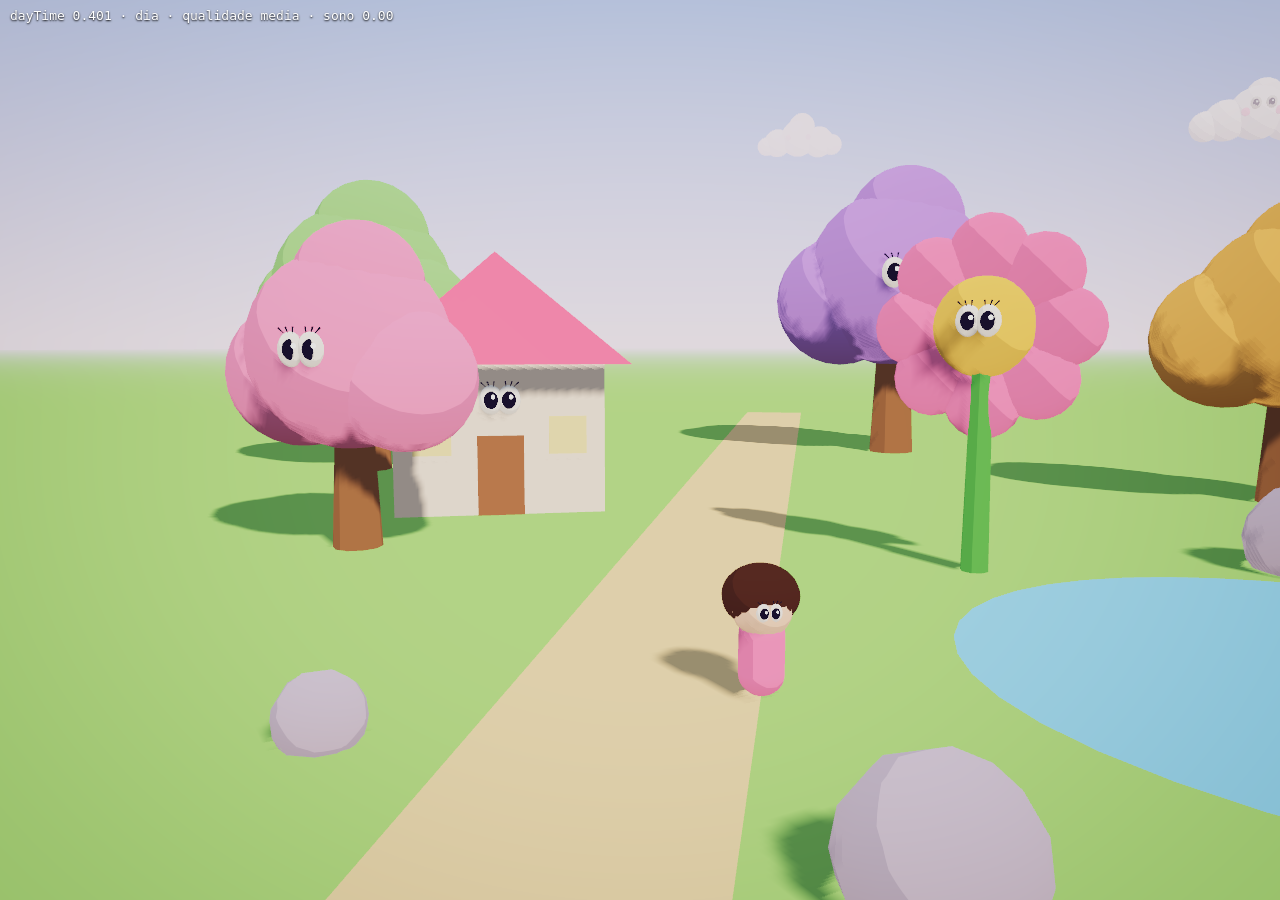
<file: tests/render.html>
<!doctype html>
<html lang="pt-BR">
<head>
<meta charset="utf-8">
<meta name="viewport" content="width=device-width,initial-scale=1">
<title>Teste — render</title>
<style>
  html, body { margin: 0; height: 100%; overflow: hidden; background: #2a2440; }
  #info { position: fixed; left: 10px; top: 8px; font: 13px monospace; color: #fff; text-shadow: 0 1px 2px #000; }
</style>
<script type="importmap">
{ "imports": { "three": "../vendor/three/three.module.js", "three/addons/": "../vendor/three/addons/" } }
</script>
</head>
<body>
<div id="root"></div>
<div id="info"></div>
<script type="module">
// Teste isolado do src/render: chão, objetos toon com olhinhos, janelas e vaga-lumes emissivos.
// URL: ?time=0.5&quality=alta&sleepy=0..1&view=cena|sol|lua|alto&frozen&menu
import * as THREE from 'three';
import { createBus } from '../src/core/bus.js';
import { toon, enableShadows } from '../src/core/materials.js';
import { createEyes, registerEyes, updateEyes } from '../src/core/eyes.js';
import { REGIONS } from '../src/data/worldmap.js';
import { createRender } from '../src/render/render.js';

const params = new URLSearchParams(location.search);
const sleepy = Number(params.get('sleepy') ?? 0);
const state = {
  dayTime: Number(params.get('time') ?? 0.4),
  regionColor: Object.fromEntries(REGIONS.map((r) => [r.id, 1 - sleepy])),
  settings: { quality: params.get('quality') || 'media' },
};
const C = { x: 0, z: 165 };  // centro do Campo (para a névoa da região e a órbita do menu)
const game = {
  THREE, params, state, bus: createBus(),
  world: { getHeight: () => 0, regionAt: () => 'campo' },
  player: { position: new THREE.Vector3(C.x, 0, C.z) },
};
const phases = [];
game.bus.on('time:phase', (p) => phases.push(p.phase));
const render = createRender(game, document.getElementById('root'));
game.render = render;
const scene = render.scene;

// --- cenário de teste ---------------------------------------------------------------------------
const world = new THREE.Group();
world.position.set(C.x, 0, C.z);
scene.add(world);

const ground = new THREE.Mesh(new THREE.CircleGeometry(400, 64).rotateX(-Math.PI / 2), toon('#9ee07a'));
ground.receiveShadow = true;
world.add(ground);
const path = new THREE.Mesh(new THREE.PlaneGeometry(3, 60).rotateX(-Math.PI / 2), toon('#f3d9a4'));
path.position.set(0, 0.02, -10); path.receiveShadow = true;
world.add(path);
const pond = new THREE.Mesh(new THREE.CircleGeometry(5, 40).rotateX(-Math.PI / 2), toon('#7fd0ff', { emissive: '#3a8fd0', emissiveIntensity: 0.2 }));
pond.position.set(9, 0.03, 2);
world.add(pond);

function eyesOn(parent, x, y, z, size, rotY = 0) {
  const e = createEyes({ size, lashes: true });
  e.position.set(x, y, z); e.rotation.y = rotY;
  parent.add(e); registerEyes(e);
}

function tree(x, z, color, s = 1) {
  const g = new THREE.Group();
  const trunk = new THREE.Mesh(new THREE.CylinderGeometry(0.35, 0.5, 3, 10), toon('#a7764f'));
  trunk.position.y = 1.5; g.add(trunk);
  for (const [dx, dy, dz, r] of [[0, 4, 0, 2], [1.3, 3.4, 0.4, 1.4], [-1.2, 3.5, -0.3, 1.5], [0.2, 5.2, 0, 1.3]]) {
    const b = new THREE.Mesh(new THREE.SphereGeometry(r, 20, 14), toon(color));
    b.position.set(dx, dy, dz); g.add(b);
  }
  eyesOn(g, 0, 4, 1.95, 0.32);
  g.position.set(x, 0, z); g.scale.setScalar(s);
  world.add(enableShadows(g));
}
tree(-7, -3, '#ff9fd2'); tree(-12, -14, '#9fe28f', 1.4); tree(14, -12, '#ffc46b', 1.2); tree(5, -22, '#c49bff', 1.6);

// Casinha com janelas que acendem à noite.
const windowMat = toon('#fff1b0', { emissive: '#ffcf6a', emissiveIntensity: 0 });
{
  const g = new THREE.Group();
  const walls = new THREE.Mesh(new THREE.BoxGeometry(5, 3.6, 4.5), toon('#fff3e6'));
  walls.position.y = 1.8; g.add(walls);
  const roof = new THREE.Mesh(new THREE.ConeGeometry(4.3, 2.8, 4), toon('#ff7aa8'));
  roof.position.y = 5; roof.rotation.y = Math.PI / 4; g.add(roof);
  const door = new THREE.Mesh(new THREE.BoxGeometry(1.1, 1.9, 0.1), toon('#b07a55'));
  door.position.set(0, 0.95, 2.27); g.add(door);
  for (const s of [-1, 1]) {
    const w = new THREE.Mesh(new THREE.BoxGeometry(0.9, 0.9, 0.1), windowMat);
    w.position.set(s * 1.6, 1.9, 2.27); g.add(w);
  }
  eyesOn(g, 0, 2.75, 2.3, 0.35);
  g.position.set(-6, 0, -9); g.rotation.y = 0.35;
  world.add(enableShadows(g));
}

// "Quim" de mentirinha (só para escala e sombra).
const quim = new THREE.Group();
{
  const body = new THREE.Mesh(new THREE.CapsuleGeometry(0.28, 0.45, 6, 12), toon('#ff8fc7'));
  body.position.y = 0.55; quim.add(body);
  const head = new THREE.Mesh(new THREE.SphereGeometry(0.36, 20, 16), toon('#ffd9c2'));
  head.position.y = 1.1; quim.add(head);
  const hair = new THREE.Mesh(new THREE.SphereGeometry(0.42, 20, 16), toon('#5a3524'));
  hair.position.set(0, 1.22, -0.08); hair.scale.set(1.1, 0.9, 1); quim.add(hair);
  const e = createEyes({ size: 0.11, lashes: true }); e.position.set(0, 1.12, 0.32); quim.add(e);
  quim.position.set(1.5, 0, 4); quim.rotation.y = 0.3;
  world.add(enableShadows(quim));
}

// Flor gigante com olhos.
{
  const g = new THREE.Group();
  const stem = new THREE.Mesh(new THREE.CylinderGeometry(0.18, 0.25, 4, 8), toon('#5fbf5a'));
  stem.position.y = 2; g.add(stem);
  const center = new THREE.Mesh(new THREE.SphereGeometry(0.9, 20, 16), toon('#ffd166'));
  center.position.y = 4.4; center.scale.z = 0.5; g.add(center);
  for (let i = 0; i < 8; i++) {
    const a = (i / 8) * Math.PI * 2;
    const p = new THREE.Mesh(new THREE.SphereGeometry(0.7, 14, 10), toon('#ff8fc7'));
    p.position.set(Math.cos(a) * 1.3, 4.4 + Math.sin(a) * 1.3, -0.1); p.scale.set(1, 1, 0.3); g.add(p);
  }
  eyesOn(g, 0, 4.5, 0.42, 0.28);
  g.position.set(5, 0, -3); g.rotation.y = -0.4;
  world.add(enableShadows(g));
}

// Pedras e cogumelos para ver sombras de contato e AO.
for (const [x, z, r] of [[3, 8, 0.8], [-3, 6, 0.5], [11, -4, 1.1]]) {
  const m = new THREE.Mesh(new THREE.DodecahedronGeometry(r, 1), toon('#cfc3e0'));
  m.position.set(x, r * 0.5, z); world.add(enableShadows(m));
}

// Vaga-lumes: cor acima de 1 (HDR) para brilhar no bloom à noite.
const fireflyMat = new THREE.MeshBasicMaterial({ color: new THREE.Color(3, 2.6, 0.9), transparent: true });
const fireflies = [];
for (let i = 0; i < 40; i++) {
  const m = new THREE.Mesh(new THREE.SphereGeometry(0.06, 8, 6), fireflyMat);
  m.userData.p = [(Math.random() - 0.5) * 30, 0.6 + Math.random() * 2.5, (Math.random() - 0.5) * 24, Math.random() * 10];
  world.add(m); fireflies.push(m);
}

// --- câmera de teste ------------------------------------------------------------------------------
const cam = render.camera;
let view = params.get('view') || 'cena';
const look = new THREE.Vector3();
function placeCamera(t) {
  const a = (render.dayTime - 0.25) * Math.PI * 2;
  if (view === 'sol' || view === 'lua') {
    const dir = view === 'sol' ? render.sunDir.clone()
      : new THREE.Vector3(-Math.cos(a), -Math.sin(a), 0.5).normalize();
    cam.position.set(C.x, 2, C.z + 8);
    look.copy(cam.position).addScaledVector(dir, 100);
    if (dir.y < 0.12) look.y = cam.position.y + 12;
  } else if (view === 'alto') {
    cam.position.set(C.x + Math.cos(t * 0.05) * 40, 22, C.z + Math.sin(t * 0.05) * 40);
    look.set(C.x, 2, C.z);
  } else {
    cam.position.set(C.x + 2, 4.2, C.z + 15);
    look.set(C.x - 1, 2.2, C.z - 2);
  }
  cam.lookAt(look);
}

const clock = new THREE.Clock();
let t = 0;
const qpos = new THREE.Vector3();
function frame() {
  requestAnimationFrame(frame);
  const dt = Math.min(clock.getDelta(), 0.05);
  t += dt;
  if (!params.has('frozen')) render.update(dt);
  const n = render.nightFactor;
  windowMat.emissiveIntensity = 2.2 * n;
  fireflyMat.opacity = n;
  for (const f of fireflies) {
    const [x, y, z, ph] = f.userData.p;
    f.visible = n > 0.05;
    f.position.set(x + Math.sin(t * 0.7 + ph) * 0.8, y + Math.sin(t * 1.3 + ph) * 0.4, z + Math.cos(t * 0.5 + ph) * 0.8);
  }
  quim.getWorldPosition(qpos);
  render.shadowTarget.copy(qpos);
  updateEyes(dt, cam.position, qpos, render.sleepiness);
  if (!params.has('menu')) placeCamera(t);
  render.render();
  document.getElementById('info').textContent =
    `dayTime ${render.dayTime.toFixed(3)} · ${render.timePhase()} · qualidade ${render.quality} · sono ${render.sleepiness.toFixed(2)}`;
}

if (params.has('menu')) render.setMenuMode(true);
await render.warmup();
frame();
window.__game = {
  ready: true, render, phases, state,
  setView(v) { view = v; },
  setSleepy(v) { for (const r of REGIONS) state.regionColor[r.id] = 1 - v; },
};
</script>
</body>
</html>
</file>
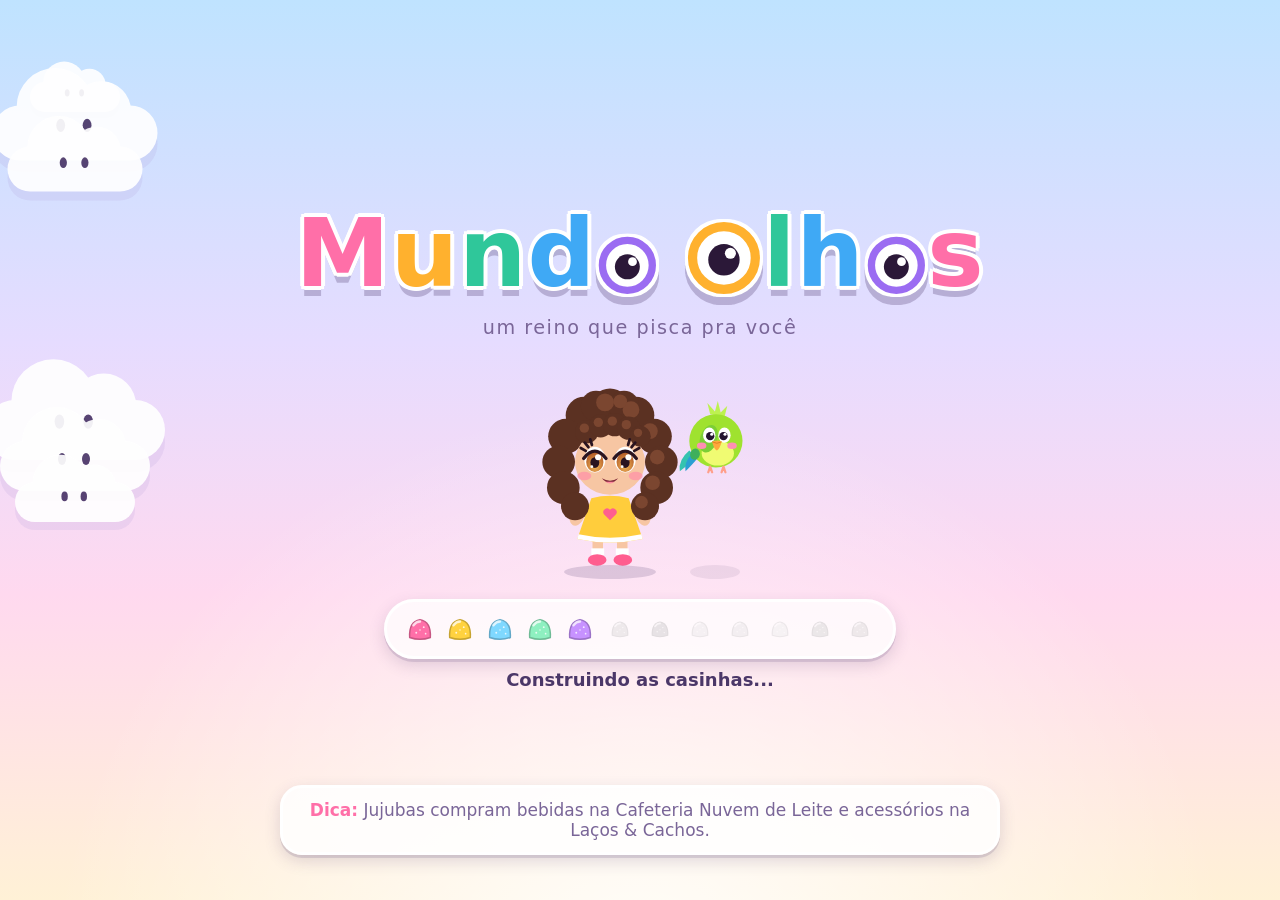
<file: tests/ui-world.html>
<!DOCTYPE html>
<html lang="pt-BR">
<head>
<meta charset="UTF-8">
<meta name="viewport" content="width=device-width,initial-scale=1">
<title>Teste — UI no mundo real</title>
<link rel="stylesheet" href="../css/style.css">
<script type="importmap">
{ "imports": { "three": "../vendor/three/three.module.js", "three/addons/": "../vendor/three/addons/" } }
</script>
</head>
<body>
<div id="game-root"></div>
<div id="ui-root"></div>
<script type="module">
// Integração da UI de verdade com todos os sistemas reais (mesma ordem do src/main.js), trocando só o áudio
// por um stub (enquanto src/audio não existe). URL: os mesmos parâmetros do jogo (?skip ?noprologue ?pos ?time
// ?pinceso ?color ?flags) + ?menu (mostra o menu principal antes) e ?ate=<missionId> (missões anteriores concluídas).
import * as THREE from 'three';
import { createBus } from '../src/core/bus.js';
import { defaultState } from '../src/core/state.js';
import { createInput } from '../src/core/input.js';
import { createInteractables } from '../src/core/interact.js';
import { nextFrame } from '../src/core/util.js';
import { MISSIONS } from '../src/data/story.js';
import { createRender } from '../src/render/render.js';
import { createWorld } from '../src/world/world.js';
import { createPlayer } from '../src/player/player.js';
import { createCameraRig } from '../src/player/camera.js';
import { createPinceso } from '../src/pinceso/pinceso.js';
import { createNPCs } from '../src/npcs/npcs.js';
import { createMissions } from '../src/missions/missions.js';
import { createUI } from '../src/ui/ui.js';

const params = new URLSearchParams(location.search);
const audioLog = [];
const audio = {
  init() {}, setVolumes() {}, update() {}, play(n) { audioLog.push(n); }, murmur() {}, quimVoice() {}, pincesoVoice() {},
  setMusic() {}, note(i) { audioLog.push('note' + i); },
};
const state = defaultState();
const byId = new Map(MISSIONS.map((m) => [m.id, m]));
function finishChain(id, seen = new Set()) {
  const m = byId.get(id);
  if (!m || seen.has(id)) return;
  seen.add(id);
  for (const r of m.requires?.missions || []) {
    finishChain(r, seen);
    const mm = byId.get(r);
    state.missions[r] = { status: 'done', step: mm.steps.length, progress: {} };
    const rw = mm.rewards || {};
    if (rw.flag) state.flags[rw.flag] = true;
    if (rw.color) state.regionColor[mm.region] = Math.min(1, (state.regionColor[mm.region] ?? 0) + rw.color);
    state.jujubas += rw.jujubas ?? 0;
    if (rw.accessory) state.accessories.owned[rw.accessory] = true;
    if (r === 'filhote_sem_ninho') state.pincesoJoined = true;
    state.discoveredRegions[mm.region] = true;
  }
}
if (params.get('ate')) finishChain(params.get('ate'));

const game = {
  THREE, debug: true, params, bus: createBus(), state, interactables: createInteractables(), findables: new Set(),
  paused: true, cinematic: false, time: { elapsed: 0 }, audioLog,
};
if (params.get('quality')) state.settings.quality = params.get('quality');
game.ui = createUI(game, document.getElementById('ui-root'));
game.ui.showLoading(0, 'Acordando o Mundo Olhos...');
await nextFrame();
game.audio = audio;
game.render = createRender(game, document.getElementById('game-root'));
game.input = createInput(game.render.renderer.domElement);
game.ui.attachInput(game.input);
game.world = createWorld(game);
await game.world.build((p, text) => game.ui.showLoading(0.05 + p * 0.75, text));
game.ui.showLoading(0.82, 'Penteando os cachinhos da Quim...');
await nextFrame();
game.player = createPlayer(game);
game.cameraRig = createCameraRig(game);
game.pinceso = createPinceso(game);
game.ui.showLoading(0.9, 'Chamando os moradores...');
await nextFrame();
game.npcs = createNPCs(game);
game.missions = createMissions(game);
game.ui.showLoading(1, 'Pronto!');
await game.render.warmup?.();
game.ui.hideLoading();
if (params.has('menu')) {
  game.render.setMenuMode?.(true);
  await game.ui.showMenu({ hasSave: false });
  game.render.setMenuMode?.(false);
}
const pos = params.get('pos');
if (pos) { const [x, z] = pos.split(',').map(Number); state.player = { x, y: game.world.getHeight(x, z), z, rotY: 0 }; }
if (params.get('time')) state.dayTime = Number(params.get('time'));
for (const f of (params.get('flags') || '').split(',').filter(Boolean)) state.flags[f] = true;
if (params.has('pinceso')) state.pincesoJoined = true;
if (params.has('color')) for (const r of game.world.regionIds()) state.regionColor[r] = 1;

game.render.setQuality(state.settings.quality);
game.render.dayTime = state.dayTime;
game.world.applyState();
game.player.applyState();
game.pinceso.applyState();
game.npcs.applyState();
game.missions.applyState();
game.cameraRig.snap();
game.paused = false;
game.bus.emit('session:start', { isNew: true });
if (!params.has('noprologue')) game.missions.playPrologue();

const clock = new THREE.Clock();
function frame() {
  requestAnimationFrame(frame);
  const dt = Math.min(clock.getDelta(), 1 / 20);
  game.ui.update(dt);
  if (!game.paused) {
    game.time.elapsed += dt;
    game.render.update(dt);
    game.player.update(dt);
    game.pinceso.update(dt);
    game.npcs.update(dt);
    game.world.update(dt);
    game.missions.update(dt);
  }
  game.cameraRig.update(dt);
  game.render.render();
  game.input.endFrame();
}
frame();
window.__game = game;
game.ready = true;
</script>
</body>
</html>
</file>
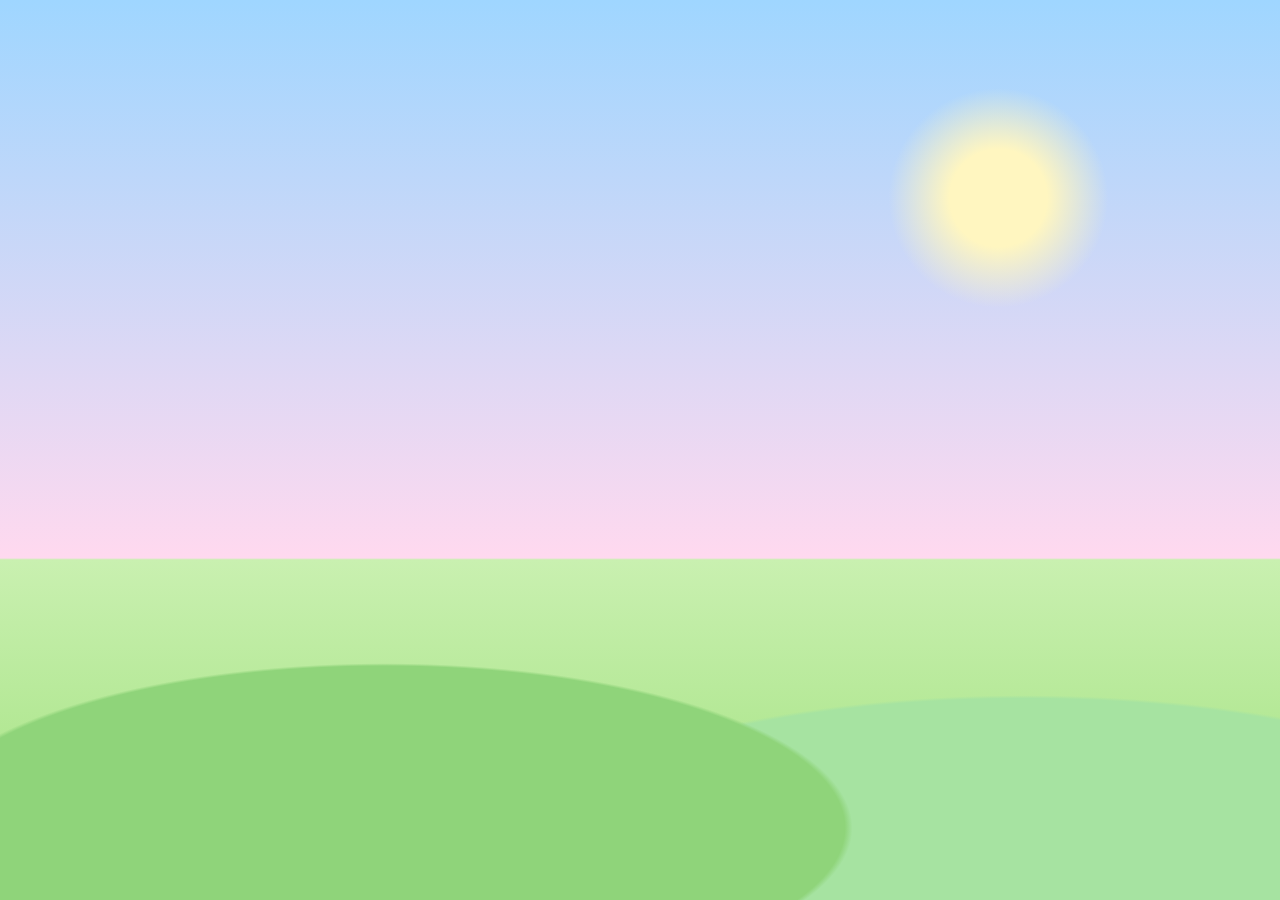
<file: tests/ui.html>
<!DOCTYPE html>
<html lang="pt-BR">
<head>
<meta charset="UTF-8">
<meta name="viewport" content="width=device-width,initial-scale=1">
<title>Teste — UI do Mundo Olhos</title>
<link rel="stylesheet" href="../css/style.css">
<style>
  /* "cena" falsa atrás da UI: céu + colinas, só para ver contraste */
  #game-root { background:
    radial-gradient(ellipse 60% 30% at 30% 92%, #8fd47a 0 60%, transparent 61%),
    radial-gradient(ellipse 70% 34% at 80% 98%, #a6e3a1 0 60%, transparent 61%),
    radial-gradient(circle at 78% 22%, #fff6c0 0 4%, transparent 9%),
    linear-gradient(180deg, #9fd6ff 0%, #ffd9ef 62%, #c9f0b0 62.2%, #9ee07a 100%); }
  #game-root canvas { opacity: 0; }
</style>
</head>
<body>
<div id="game-root"><canvas id="cv"></canvas></div>
<div id="ui-root"></div>
<script type="module">
// Página de teste da UI com stubs mínimos de game/state/audio/input/render/world/player/missions/npcs.
// Uso no harness: --page tests/ui.html --script <roteiro.js>. ?real=1 não muda nada; ?font usa a fonte do Google.
import { createBus } from '../src/core/bus.js';
import { defaultState } from '../src/core/state.js';
import { createInput } from '../src/core/input.js';
import { MISSIONS, NPCS } from '../src/data/story.js';
import { createUI } from '../src/ui/ui.js';

const log = [];
const audio = {
  init() {}, setVolumes(v) { log.push(['setVolumes', v]); }, update() {},
  play(n) { log.push(['play', n]); }, murmur() { audio.murmurs = (audio.murmurs || 0) + 1; },
  quimVoice() {}, pincesoVoice() {}, setMusic() {}, note(i) { log.push(['note', i]); },
};
const state = defaultState();
Object.assign(state, {
  jujubas: 23, totalJujubasFound: 41, playTime: 1520, pincesoJoined: true, dayTime: 0.42,
  discoveredRegions: { campo: true, vila: true, ninhal: true, cidade: true },
  regionColor: { campo: 0.9, vila: 0.55, ninhal: 0.35, bosque: 0, cidade: 0.2, pico: 0 },
  drinksTried: { latte_morango: true, cha_lavanda: true },
  accessories: { owned: { coroa_flores: true, laco: true }, equipped: 'laco' },
  discoveredPaths: { atalho_raizes: true },
});
for (const k of ['jj_campo_001', 'jj_campo_002', 'jj_vila_003']) state.collected[k] = true;
const st = (id, s) => (state.missions[id] = { status: s, step: 0, progress: {} });
['bom_dia', 'flores_murchas', 'enfeitalho', 'filhote_sem_ninho', 'cartas_bom_dia'].forEach((id) => st(id, 'done'));
['gato_no_telhado', 'ovinhos_perdidos', 'coral_da_floresta'].forEach((id) => st(id, 'active'));
['hortas_com_sede', 'lago_sorriso', 'penas_ao_vento', 'casa_nova'].forEach((id) => st(id, 'available'));
state.activeMissionId = 'gato_no_telhado';

const player = { position: { x: -6, y: 2, z: 30 }, rotY: Math.PI * 0.8, setMood(m) { log.push(['mood', m]); } };
const yaw = { v: 0.6 };
const camera = { get matrixWorld() { const s = Math.sin(yaw.v), c = Math.cos(yaw.v); return { elements: [1, 0, 0, 0, 0, 1, 0, 0, s, 0, c, 0, 0, 0, 0, 1] }; } };
const npcList = ['vovo_lazinha', 'seu_repolhudo', 'sapinho_coaxe', 'mamae_sabia', 'seu_miolo', 'dona_nata'].map((id, i) => {
  const d = NPCS.find((n) => n.id === id);
  return { id, name: d.name, def: d, position: { x: d.x, y: 0, z: d.z }, marker: i < 4 ? '!' : null, visible: true };
});
const progressOf = { gato_no_telhado: { have: 2, need: 3, label: 'Pistas do Bolacha' }, ovinhos_perdidos: { have: 1, need: 5, label: 'Ovinhos' } };
const hints = { gato_no_telhado: 'Siga as pegadinhas de patinha até a Casa do Telhado Alto.', ovinhos_perdidos: 'Ache os ovinhos pelo Ninhal. Nada de correr!', coral_da_floresta: 'Fale com o Tico na Clareira Cantante.' };
const missions = {
  list: () => MISSIONS.map((m) => {
    const s = state.missions[m.id]?.status ?? 'locked';
    return { ...m, mission: m, status: s, hint: s === 'active' ? hints[m.id] : null, progress: s === 'active' ? progressOf[m.id] ?? null : null, tracked: state.activeMissionId === m.id };
  }),
  tracked() {
    const m = MISSIONS.find((x) => x.id === state.activeMissionId);
    return m ? { mission: m, step: m.steps[1], stepIndex: 1, hint: hints[m.id], progress: progressOf[m.id] ?? null } : null;
  },
  track(id) { state.activeMissionId = id; return true; },
  markerTarget: () => (state.activeMissionId === 'gato_no_telhado' ? { x: 46, y: 9.5, z: -6 } : { x: -195, y: 4, z: 35 }),
};

const game = {
  debug: true, params: new URLSearchParams(location.search), bus: createBus(), state, paused: false, cinematic: false,
  time: { elapsed: 0 }, audio, player, missions, log,
  npcs: { list: npcList, get: (id) => npcList.find((n) => n.id === id) },
  render: { camera, get dayTime() { return state.dayTime; }, set dayTime(v) { state.dayTime = v; }, timePhase() { const t = state.dayTime; return t < 0.2 || t > 0.8 ? 'noite' : t < 0.3 ? 'amanhecer' : t < 0.7 ? 'dia' : 'entardecer'; }, setQuality(q) { log.push(['quality', q]); }, setMenuMode() {} },
  world: { regionColor: (id) => state.regionColor[id] ?? 0 },
  yaw,
};
game.ui = createUI(game, document.getElementById('ui-root'));
game.input = createInput(document.getElementById('cv'));
game.ui.attachInput(game.input);

let last = performance.now();
function frame(now) {
  requestAnimationFrame(frame);
  const dt = Math.min(0.05, (now - last) / 1000); last = now;
  game.ui.update(dt);
  game.input.endFrame();
}
requestAnimationFrame(frame);
window.__game = game;
game.startSession = () => game.bus.emit('session:start', { isNew: false });
game.ready = true;
</script>
</body>
</html>
</file>
<file: css/style.css>
/* Mundo Olhos — estilo da página e de toda a interface (src/ui/).
   Visual: pastel, arredondado, "adesivo" (contorno branco grosso + sombra macia), reino encantado. */

:root {
  --ink: #4b3768;
  --ink2: #7a6698;
  --ink3: #a898c4;
  --cream: #fffaf3;
  --paper: #fff3e2;
  --pink: #ff8fc7;
  --pink2: #ff6fa8;
  --rose: #d9508f;
  --lemon: #ffe17a;
  --mint: #8ef0c0;
  --sky: #8fd3ff;
  --lilac: #c9b6ff;
  --lilac2: #efe8ff;
  --night: #1d1430;
  --font: 'Fredoka', 'Baloo 2', 'Nunito', 'Arial Rounded MT Bold', 'Segoe UI', ui-rounded, system-ui, sans-serif;
  --emoji: 'Segoe UI Emoji', 'Apple Color Emoji', 'Noto Color Emoji', sans-serif;
  --shadow: 0 4px 0 rgba(75, 55, 104, .14), 0 14px 34px rgba(75, 55, 104, .22);
  --shadow-sm: 0 3px 0 rgba(75, 55, 104, .14), 0 6px 16px rgba(75, 55, 104, .18);
  --spring: cubic-bezier(.34, 1.56, .64, 1);
}

* { box-sizing: border-box; }
html, body { margin: 0; height: 100%; overflow: hidden; background: #cfe6ff; }
body { font-family: var(--font); color: var(--ink); -webkit-font-smoothing: antialiased; }
#game-root { position: fixed; inset: 0; }
#game-root canvas { display: block; width: 100%; height: 100%; }
#ui-root { position: fixed; inset: 0; pointer-events: none; z-index: 10; font-family: var(--font); color: var(--ink); user-select: none; -webkit-user-select: none; }
.mo-ui { position: absolute; inset: 0; }
.mo-ui button { font-family: inherit; color: inherit; }
kbd { font-family: var(--font); }

/* ============================================================================================
   Botões
   ============================================================================================ */
.mo-btn {
  pointer-events: auto; cursor: pointer; display: inline-flex; align-items: center; gap: 12px;
  padding: 12px 22px; border-radius: 999px; border: 3px solid #fff; background: var(--cream);
  font: 600 20px/1.1 var(--font); color: var(--ink); box-shadow: var(--shadow-sm);
  transition: transform .18s var(--spring), background .18s, color .18s, box-shadow .18s;
  outline: none; position: relative; white-space: nowrap;
}
.mo-btn .ic { display: grid; place-items: center; width: 34px; height: 34px; border-radius: 50%; background: var(--lilac2); font-family: var(--emoji); font-size: 18px; flex: none; transition: transform .25s var(--spring); }
.mo-btn small { font-size: 13px; font-weight: 500; color: var(--ink2); margin-left: auto; padding-left: 10px; }
.mo-btn:hover, .mo-btn.sel { transform: translateY(-2px) scale(1.03); background: linear-gradient(180deg, #ffa9d4, var(--pink2)); color: #fff; box-shadow: 0 4px 0 #d9508f, 0 12px 26px rgba(217, 80, 143, .35); }
.mo-btn:hover small, .mo-btn.sel small { color: #ffe9f4; }
.mo-btn.sel .ic, .mo-btn:hover .ic { transform: rotate(-10deg) scale(1.12); background: #fff; }
.mo-btn.primary { background: linear-gradient(180deg, #fff, #fff1f8); }
.mo-btn.primary.sel, .mo-btn.primary:hover { background: linear-gradient(180deg, #ffa9d4, var(--pink2)); }
.mo-btn.press { animation: mo-press .3s var(--spring); }
.mo-btn.small { padding: 8px 16px; font-size: 16px; gap: 8px; }
.mo-btn.round { width: 40px; height: 40px; padding: 0; justify-content: center; font-size: 22px; }
.mo-btn.disabled { opacity: .55; filter: saturate(.6); }
.mo-btn kbd { font-size: 12px; padding: 1px 7px; border-radius: 8px; background: rgba(75, 55, 104, .12); }
@keyframes mo-press { 0% { transform: scale(.94); } 100% { transform: scale(1.03) translateY(-2px); } }

.mo-key {
  display: inline-grid; place-items: center; min-width: 34px; height: 34px; padding: 0 9px; border-radius: 11px;
  background: #fff; color: var(--ink); font-weight: 700; font-size: 18px; box-shadow: 0 3px 0 #cbbfe0;
}

/* ============================================================================================
   Título com olhinhos
   ============================================================================================ */
.mo-title { margin: 0; font-weight: 700; font-size: clamp(54px, 7.4vw, 112px); line-height: 1; letter-spacing: .01em; white-space: nowrap; display: flex; align-items: flex-end; justify-content: center; }
.mo-title .ch { display: inline-block; animation: mo-bob 2.6s ease-in-out infinite; animation-delay: calc(var(--i) * -.18s);
  --o: 4px; color: var(--c, #ff6fa8);
  text-shadow: var(--o) 0 0 #fff, calc(var(--o) * -1) 0 0 #fff, 0 var(--o) 0 #fff, 0 calc(var(--o) * -1) 0 #fff,
    3px 3px 0 #fff, -3px 3px 0 #fff, 3px -3px 0 #fff, -3px -3px 0 #fff, 0 10px 0 rgba(75, 55, 104, .28); }
.mo-title .ch:nth-child(5n+1) { --c: #ff6fa8; } .mo-title .ch:nth-child(5n+2) { --c: #ffb12e; } .mo-title .ch:nth-child(5n+3) { --c: #2fc79a; }
.mo-title .ch:nth-child(5n+4) { --c: #3fa9f5; } .mo-title .ch:nth-child(5n+5) { --c: #9b6cf2; }
.mo-title .sp { width: .28em; }
.mo-title .ch.eye { color: var(--c); text-shadow: none; }
.mo-eyeletter { width: .62em; height: .62em; margin: 0 .02em .06em; display: block;
  filter: drop-shadow(3px 0 0 #fff) drop-shadow(-3px 0 0 #fff) drop-shadow(0 3px 0 #fff) drop-shadow(0 -3px 0 #fff) drop-shadow(0 8px 0 rgba(75, 55, 104, .28)); }
.mo-eyeletter.big { width: .78em; height: .78em; }
.mo-eyeletter-pupil { animation: mo-look 5.5s ease-in-out infinite; animation-delay: calc(var(--i) * -.7s); }
.mo-eyeletter-lid { transform-box: fill-box; transform-origin: 50% 0; transform: scaleY(0); animation: mo-blink 4.6s infinite; animation-delay: calc(var(--i) * -.37s); }
@keyframes mo-bob { 0%, 100% { transform: translateY(0) rotate(-1.5deg); } 50% { transform: translateY(-8px) rotate(1.5deg); } }
@keyframes mo-look { 0%, 18% { transform: translate(0, 0); } 25%, 40% { transform: translate(-4px, 1px); } 48%, 62% { transform: translate(4px, -1px); } 70%, 85% { transform: translate(1px, 3px); } 100% { transform: translate(0, 0); } }
@keyframes mo-blink { 0%, 90%, 100% { transform: scaleY(0); } 94% { transform: scaleY(1.05); } }

/* olhos genéricos dos desenhos (Quim, Pinceso, xícaras, passarinhos) */
.mo-eye { animation: mo-blink-eye 5s infinite; transform-box: view-box; }
@keyframes mo-blink-eye { 0%, 92%, 100% { transform: scaleY(1); } 95% { transform: scaleY(.08); } }

/* ============================================================================================
   Nuvens com olhinhos
   ============================================================================================ */
.mo-clouds { position: absolute; inset: 0; overflow: hidden; pointer-events: none; }
.mo-cloud { position: absolute; top: var(--y); left: 0; width: 150px; height: 50px; border-radius: 50px; background: #fff;
  box-shadow: 0 10px 0 rgba(170, 150, 210, .18); transform: scale(var(--s)); animation: mo-drift var(--dur) linear infinite; animation-delay: var(--delay); opacity: .92; }
.mo-cloud::before, .mo-cloud::after { content: ''; position: absolute; background: #fff; border-radius: 50%; }
.mo-cloud::before { width: 70px; height: 70px; left: 22px; top: -34px; }
.mo-cloud::after { width: 54px; height: 54px; left: 72px; top: -22px; }
.mo-cloud .e { position: absolute; z-index: 1; top: 12px; width: 8px; height: 12px; border-radius: 50%; background: #4b3768; animation: mo-blink-eye 4s infinite; }
.mo-cloud .e:first-child { left: 58px; } .mo-cloud .e:last-child { left: 82px; }
@keyframes mo-drift { from { transform: translateX(-220px) scale(var(--s)); } to { transform: translateX(calc(100vw + 60px)) scale(var(--s)); } }

/* ============================================================================================
   Carregamento
   ============================================================================================ */
.mo-loading { position: absolute; inset: 0; z-index: 40; pointer-events: auto; display: flex; flex-direction: column; align-items: center; justify-content: center; gap: 10px;
  background: linear-gradient(180deg, #bfe3ff 0%, #e6dcff 38%, #ffd9ef 66%, #fff1d6 100%); opacity: 0; transition: opacity .5s; overflow: hidden; }
.mo-loading.show { opacity: 1; }
.mo-loading.out { opacity: 0; transition: opacity .7s; }
.mo-ld-sky { position: absolute; inset: 0; background: radial-gradient(circle at 50% 110%, rgba(255, 255, 255, .9), transparent 50%); }
.mo-loading .mo-title { position: relative; z-index: 1; }
.mo-ld-sub, .mo-menu-sub { position: relative; font-size: clamp(16px, 1.5vw, 22px); font-weight: 500; color: var(--ink2); letter-spacing: .08em; margin-top: 6px; }
.mo-ld-stage { position: relative; width: 300px; height: 230px; margin-top: 10px; }
.mo-ld-quim { position: absolute; left: 50px; bottom: 18px; width: 140px; transform-origin: 50% 100%; animation: mo-hop 0.9s infinite; }
.mo-ld-quim svg { width: 100%; display: block; }
.mo-ld-pin { position: absolute; left: 186px; bottom: 112px; width: 76px; animation: mo-flutter 0.9s ease-in-out infinite; animation-delay: -.45s; }
.mo-ld-pin svg { width: 100%; display: block; }
.mo-p-wing { animation: mo-wing .22s ease-in-out infinite alternate; transform-box: view-box; }
@keyframes mo-wing { from { transform: rotate(0deg); } to { transform: rotate(-24deg); } }
.mo-ld-shadow { position: absolute; bottom: 10px; height: 14px; border-radius: 50%; background: rgba(75, 55, 104, .18); }
.mo-ld-shadow.q { left: 74px; width: 92px; animation: mo-shadow .9s infinite; }
.mo-ld-shadow.p { left: 200px; width: 50px; opacity: .5; animation: mo-shadow .9s infinite; animation-delay: -.45s; }
@keyframes mo-hop {
  0% { transform: translateY(0) scale(1.12, .86); }
  18% { transform: translateY(-6px) scale(.92, 1.1); }
  48% { transform: translateY(-48px) scale(.98, 1.03) rotate(-3deg); }
  80% { transform: translateY(-4px) scale(.96, 1.06); }
  100% { transform: translateY(0) scale(1.12, .86); }
}
@keyframes mo-flutter { 0%, 100% { transform: translateY(0) rotate(-6deg); } 50% { transform: translateY(-26px) rotate(6deg); } }
@keyframes mo-shadow { 0%, 100% { transform: scaleX(1); opacity: .9; } 48% { transform: scaleX(.6); opacity: .45; } }
.mo-ld-bar { position: relative; display: flex; gap: 6px; padding: 10px 16px; border-radius: 999px; background: rgba(255, 255, 255, .75); border: 3px solid #fff; box-shadow: var(--shadow-sm); }
.mo-ld-bar .slot { width: 34px; height: 34px; display: grid; place-items: center; }
.mo-ld-bar .slot svg { width: 30px; height: 30px; filter: grayscale(1) opacity(.22); transform: scale(.75); transition: transform .35s var(--spring), filter .3s; }
.mo-ld-bar .slot.on svg { filter: none; transform: scale(1); animation: mo-jelly 1.6s ease-in-out infinite; animation-delay: calc(var(--i) * -.13s); }
@keyframes mo-jelly { 0%, 100% { transform: scale(1, 1); } 30% { transform: scale(1.12, .9) translateY(2px); } 60% { transform: scale(.94, 1.08) translateY(-3px); } }
.mo-ld-step { position: relative; font-size: 18px; font-weight: 600; color: var(--ink); min-height: 1.4em; }
.mo-ld-tip { position: absolute; bottom: 5vh; max-width: min(720px, 86vw); padding: 12px 22px; border-radius: 22px; background: rgba(255, 255, 255, .85); border: 3px solid #fff; box-shadow: var(--shadow-sm);
  font-size: 17px; text-align: center; color: var(--ink2); transition: opacity .35s, transform .35s; }
.mo-ld-tip b { color: var(--pink2); }
.mo-ld-tip.swap { opacity: 0; transform: translateY(6px); }

/* ============================================================================================
   Menu principal (fundo transparente: a cena 3D gira atrás)
   ============================================================================================ */
.mo-menu { position: absolute; inset: 0; z-index: 30; pointer-events: auto; opacity: 0; transition: opacity .5s; }
.mo-menu.show { opacity: 1; }
.mo-menu.out { opacity: 0; transition: opacity .5s; }
.mo-menu-glow { position: absolute; inset: 0; background: radial-gradient(ellipse 52% 80% at 18% 50%, rgba(255, 250, 243, .82), rgba(255, 250, 243, .35) 60%, transparent 100%),
  linear-gradient(0deg, rgba(75, 55, 104, .25), transparent 30%); }
.mo-menu-left { position: absolute; left: clamp(32px, 7vw, 130px); top: 50%; transform: translateY(-50%); display: flex; flex-direction: column; align-items: flex-start; }
.mo-menu-left .mo-title { justify-content: flex-start; }
.mo-menu-sub { margin: 8px 0 30px 6px; }
.mo-btnlist { display: flex; flex-direction: column; gap: 12px; }
.mo-btnlist.menu .mo-btn { min-width: 300px; font-size: 22px; padding: 12px 26px 12px 12px; }
.mo-btnlist.menu .mo-btn.sel { transform: translateX(14px) scale(1.04); }
.mo-btnlist.menu .mo-btn.sel::after { content: '✦'; position: absolute; right: -26px; color: #fff; text-shadow: 0 2px 6px rgba(217, 80, 143, .7); font-size: 22px; animation: mo-twinkle 1s ease-in-out infinite; }
@keyframes mo-twinkle { 0%, 100% { transform: scale(.8) rotate(0deg); opacity: .7; } 50% { transform: scale(1.2) rotate(30deg); opacity: 1; } }
.mo-menu-art { position: absolute; right: clamp(20px, 5vw, 90px); bottom: 70px; width: clamp(150px, 15vw, 230px); }
.mo-menu-art .q { width: 100%; transform-origin: 50% 100%; animation: mo-sway 3s ease-in-out infinite; filter: drop-shadow(0 10px 18px rgba(75, 55, 104, .35)); }
.mo-menu-art .p { position: absolute; width: 40%; right: -14%; top: -12%; animation: mo-flutter 1.6s ease-in-out infinite; filter: drop-shadow(0 8px 12px rgba(75, 55, 104, .3)); }
.mo-menu-art svg { width: 100%; display: block; }
@keyframes mo-sway { 0%, 100% { transform: rotate(-3deg); } 50% { transform: rotate(3deg) translateY(-4px); } }
.mo-menu-foot { position: absolute; left: 0; right: 0; bottom: 18px; display: flex; justify-content: space-between; padding: 0 clamp(32px, 7vw, 130px); color: #fff; font-size: 15px; font-weight: 500; text-shadow: 0 2px 6px rgba(75, 55, 104, .6); }

/* ============================================================================================
   Overlays e painéis
   ============================================================================================ */
.mo-overlay { position: absolute; inset: 0; z-index: 50; pointer-events: auto; display: grid; place-items: center;
  background: rgba(60, 40, 90, .3); backdrop-filter: blur(5px); -webkit-backdrop-filter: blur(5px); opacity: 0; transition: opacity .22s; }
.mo-overlay.show { opacity: 1; }
.mo-overlay.out { opacity: 0; }
.mo-overlay > * { transform: scale(.94) translateY(12px); transition: transform .35s var(--spring); }
.mo-overlay.show > * { transform: none; }
.mo-panel { position: relative; width: min(600px, 92vw); padding: 44px 34px 26px; border-radius: 34px; background: var(--cream); border: 5px solid #fff; box-shadow: var(--shadow);
  background-image: radial-gradient(circle at 12px 12px, rgba(201, 182, 255, .18) 2px, transparent 2.5px); background-size: 24px 24px; }
.mo-panel-title { position: absolute; top: -26px; left: 50%; transform: translateX(-50%) rotate(-2deg); margin: 0; padding: 8px 30px; border-radius: 999px; white-space: nowrap;
  background: linear-gradient(180deg, #ffa9d4, var(--pink2)); color: #fff; font-size: 28px; font-weight: 700; border: 4px solid #fff; box-shadow: var(--shadow-sm); }
.mo-panel-foot { display: flex; justify-content: center; margin-top: 22px; }
.mo-panel-wrap { z-index: 60; }

/* opções */
.mo-options { display: flex; flex-direction: column; gap: 10px; }
.mo-opt-row { display: grid; grid-template-columns: 150px 1fr 64px; align-items: center; gap: 14px; padding: 12px 16px; border-radius: 20px; background: #fff; border: 3px solid transparent; transition: border-color .15s, transform .2s var(--spring); }
.mo-opt-row.sel { border-color: var(--pink); transform: scale(1.02); }
.mo-opt-label { font-weight: 600; font-size: 19px; display: flex; align-items: center; gap: 10px; }
.mo-opt-label .ic { font-family: var(--emoji); }
.mo-opt-val { font-weight: 600; color: var(--ink2); text-align: right; }
.mo-slider { -webkit-appearance: none; appearance: none; width: 100%; height: 14px; border-radius: 999px; pointer-events: auto; cursor: pointer;
  background: linear-gradient(90deg, var(--pink) 0 var(--v, 50%), var(--lilac2) var(--v, 50%) 100%); outline: none; }
.mo-slider::-webkit-slider-thumb { -webkit-appearance: none; width: 28px; height: 28px; border-radius: 50%; background: #fff; border: 4px solid var(--pink2); box-shadow: 0 3px 8px rgba(217, 80, 143, .4); }
.mo-slider::-moz-range-thumb { width: 22px; height: 22px; border-radius: 50%; background: #fff; border: 4px solid var(--pink2); }
.mo-seg { display: flex; gap: 6px; padding: 4px; border-radius: 999px; background: var(--lilac2); }
.mo-seg-btn { flex: 1; pointer-events: auto; cursor: pointer; border: 0; border-radius: 999px; padding: 8px 6px; background: transparent; font: 600 15px var(--font); color: var(--ink2); transition: background .2s, color .2s; }
.mo-seg-btn.on { background: #fff; color: var(--pink2); box-shadow: var(--shadow-sm); }
.mo-opt-note { margin: 6px 4px 0; font-size: 14px; color: var(--ink2); text-align: center; }

/* controles */
.mo-controls { display: flex; flex-direction: column; gap: 8px; }
.mo-controls .row { display: grid; grid-template-columns: 190px 1fr; align-items: center; gap: 12px; padding: 8px 14px; border-radius: 16px; background: #fff; }
.mo-controls .keys { display: flex; gap: 5px; justify-content: flex-end; }
.mo-controls kbd, .mo-coral-bird kbd { display: inline-grid; place-items: center; min-width: 34px; height: 32px; padding: 0 8px; border-radius: 10px; background: var(--lilac2); color: var(--ink); font-weight: 700; font-size: 15px; box-shadow: 0 3px 0 #cbbfe0; }
.mo-controls .d { font-size: 17px; }

/* créditos */
.mo-credits { text-align: center; }
.mo-cr-art { display: flex; justify-content: center; align-items: flex-end; gap: 0; height: 120px; }
.mo-cr-art .mo-quim { width: 86px; animation: mo-sway 3s ease-in-out infinite; }
.mo-cr-art .mo-pinceso { width: 50px; margin-bottom: 70px; animation: mo-flutter 1.4s ease-in-out infinite; }
.mo-credits .big { font-size: 30px; font-weight: 700; margin: 8px 0 4px; color: var(--pink2); }
.mo-credits p { margin: 6px 0; font-size: 17px; }
.mo-credits .small { font-size: 15px; color: var(--ink2); }
.mo-cr-grid { display: grid; grid-template-columns: 1fr 1fr; gap: 10px; margin: 16px 0; text-align: left; }
.mo-cr-grid div { background: #fff; border-radius: 16px; padding: 10px 14px; }
.mo-cr-grid b { display: block; font-size: 17px; }
.mo-cr-grid span { font-size: 14px; color: var(--ink2); }

/* pausa */
.mo-pause-panel { width: min(440px, 92vw); padding-top: 70px; display: flex; flex-direction: column; align-items: center; }
.mo-pause-panel .mo-panel-title { top: -20px; }
.mo-pause-art { position: absolute; top: -78px; left: 50%; transform: translateX(-50%); width: 104px; height: 104px; border-radius: 50%; background: radial-gradient(circle, #ffe9f4, #ffd1e8); border: 5px solid #fff; box-shadow: var(--shadow-sm); overflow: visible; }
.mo-pause-art svg { width: 100%; height: 100%; border-radius: 50%; }
.mo-pause-art .zz { position: absolute; right: -20px; top: -6px; font-weight: 700; font-size: 26px; color: var(--lilac); text-shadow: 0 2px 0 #fff; animation: mo-zz 2s ease-in-out infinite; }
.mo-pause-art .zz small { font-size: 16px; }
@keyframes mo-zz { 0%, 100% { transform: translate(0, 0); opacity: .6; } 50% { transform: translate(6px, -8px); opacity: 1; } }
.mo-pause-panel .mo-panel-title { top: 32px; transform: translateX(-50%) rotate(-2deg); }
.mo-pause-stats { display: flex; gap: 8px; margin: 34px 0 18px; flex-wrap: wrap; justify-content: center; }
.mo-pause-stats span { display: inline-flex; align-items: center; gap: 4px; padding: 5px 12px; border-radius: 999px; background: #fff; font-weight: 600; font-size: 15px; color: var(--ink2); }
.mo-pause-stats svg { width: 20px; height: 20px; }
.mo-pause-panel .mo-btnlist { width: 100%; }
.mo-pause-panel .mo-btn { width: 100%; }

/* ============================================================================================
   HUD
   ============================================================================================ */
.mo-hud { position: absolute; inset: 0; z-index: 1; transition: opacity .5s; }
.mo-hud.hidden { opacity: 0; visibility: hidden; }
.mo-hud > * { transition: opacity .4s, transform .4s; }
.mo-hud.cine > .mo-topleft, .mo-hud.cine > .mo-quest, .mo-hud.cine > .mo-minimap, .mo-hud.cine > .mo-keys-hint { opacity: 0; transform: translateY(-14px); }
.mo-hud.cine > .mo-prompt, .mo-hud.blocked > .mo-prompt { opacity: 0 !important; transform: translate(-50%, 20px) !important; }
.mo-hud.blocked > .mo-keys-hint { opacity: 0; }

.mo-topleft { position: absolute; top: 18px; left: 20px; display: flex; align-items: center; gap: 10px; }
.mo-jj { position: relative; display: flex; align-items: center; gap: 6px; padding: 5px 18px 5px 7px; border-radius: 999px; background: rgba(255, 250, 243, .94); border: 3px solid #fff; box-shadow: var(--shadow-sm); }
.mo-jj-icon { width: 36px; height: 36px; animation: mo-jelly 3s ease-in-out infinite; }
.mo-jj-count { font-weight: 700; font-size: 26px; min-width: 1.4em; font-variant-numeric: tabular-nums; }
.mo-jj.bump { animation: mo-bump .5s var(--spring); }
.mo-jj.spend { animation: mo-spend .45s ease; }
@keyframes mo-bump { 0% { transform: scale(1); } 40% { transform: scale(1.18) rotate(-3deg); } 100% { transform: scale(1); } }
@keyframes mo-spend { 0%, 100% { transform: translateX(0); } 25% { transform: translateX(-4px); } 75% { transform: translateX(4px); } }
.mo-jj-floats { position: absolute; left: 100%; top: 0; }
.mo-jj-float { position: absolute; left: -20px; top: 0; font-weight: 700; font-size: 22px; color: var(--pink2); text-shadow: 0 2px 0 #fff, 0 0 8px #fff; animation: mo-float 1.1s ease-out forwards; }
@keyframes mo-float { from { transform: translateY(0) scale(.6); opacity: 0; } 20% { transform: translateY(-6px) scale(1.15); opacity: 1; } to { transform: translateY(-40px) scale(1); opacity: 0; } }

.mo-clock { display: flex; align-items: center; gap: 6px; padding: 4px 12px 4px 4px; border-radius: 999px; background: rgba(255, 250, 243, .82); border: 3px solid #fff; box-shadow: var(--shadow-sm); }
.mo-clock-dial { position: relative; width: 34px; height: 34px; border-radius: 50%; overflow: hidden; background: linear-gradient(180deg, #8fd3ff, #d7f0ff); transition: background 1.5s; }
.mo-clock[data-phase="amanhecer"] .mo-clock-dial { background: linear-gradient(180deg, #ffb3c7, #ffe0a8); }
.mo-clock[data-phase="entardecer"] .mo-clock-dial { background: linear-gradient(180deg, #c49bff, #ffa98a); }
.mo-clock[data-phase="noite"] .mo-clock-dial { background: linear-gradient(180deg, #2b2257, #4b3a8a); }
.mo-clock-orbit { position: absolute; inset: 0; transition: transform .6s; }
.mo-clock-orbit span { position: absolute; left: 50%; width: 14px; height: 14px; margin-left: -7px; border-radius: 50%; }
.mo-clock-orbit .sun { top: 3px; background: radial-gradient(circle, #fff6b0, #ffc93c); box-shadow: 0 0 6px #ffd23f; }
.mo-clock-orbit .moon { bottom: 3px; background: #fff8de; box-shadow: inset -4px -1px 0 #d9cfa8, 0 0 6px #fff; transform: rotate(180deg); }
.mo-clock-label { font-size: 14px; font-weight: 600; color: var(--ink2); }

.mo-quest { position: absolute; top: 78px; left: 20px; width: clamp(250px, 22vw, 340px); padding: 12px 16px 13px 20px; border-radius: 22px;
  background: rgba(255, 250, 243, .93); border: 3px solid #fff; box-shadow: var(--shadow-sm); overflow: hidden; }
.mo-quest::before { content: ''; position: absolute; left: 0; top: 0; bottom: 0; width: 7px; background: var(--rc, var(--pink)); }
.mo-quest.empty { padding: 10px 16px; }
.mo-quest.empty::before { background: var(--lilac); }
.mo-quest.pulse { animation: mo-pulse .7s var(--spring); }
@keyframes mo-pulse { 0% { transform: scale(1); } 35% { transform: scale(1.05); box-shadow: 0 0 0 6px rgba(255, 143, 199, .45), var(--shadow-sm); } 100% { transform: scale(1); } }
.mo-q-top { display: flex; align-items: center; gap: 8px; margin-bottom: 4px; }
.mo-q-tag { font-size: 12px; font-weight: 700; letter-spacing: .04em; text-transform: uppercase; color: #fff; background: var(--ink3); padding: 2px 9px; border-radius: 999px; }
.mo-quest.main .mo-q-tag { background: linear-gradient(180deg, #ffd66e, #ffb12e); color: #6b3a12; }
.mo-q-reg { font-size: 13px; font-weight: 600; color: var(--ink2); }
.mo-q-title { font-weight: 700; font-size: 19px; line-height: 1.15; }
.mo-q-hint { font-size: 15px; line-height: 1.3; color: var(--ink2); margin-top: 3px; }
.mo-q-prog { display: flex; align-items: center; gap: 8px; margin-top: 8px; font-size: 13px; font-weight: 600; color: var(--ink2); white-space: nowrap; }
.mo-q-prog .bar { flex: 1; height: 10px; border-radius: 999px; background: var(--lilac2); overflow: hidden; }
.mo-q-prog .bar i { display: block; height: 100%; border-radius: inherit; background: linear-gradient(90deg, var(--pink), #ffb3d9); transition: width .6s var(--spring); }
.mo-q-dist { margin-top: 6px; font-size: 13px; font-weight: 600; color: var(--pink2); }
.mo-q-free { font-weight: 600; font-size: 16px; }
.mo-q-free small { display: block; font-weight: 500; font-size: 13px; color: var(--ink2); }
.mo-q-free b { display: inline-grid; place-items: center; width: 18px; height: 18px; border-radius: 50%; background: #ffd23f; color: #6b3a12; font-size: 12px; }

/* minimapa: um olhão com cílios! */
.mo-minimap { position: absolute; top: 22px; right: 22px; width: clamp(156px, 13.5vw, 214px); aspect-ratio: 1; }
.mo-mm-canvas { position: relative; z-index: 1; width: 100%; height: 100%; border-radius: 50%; border: 5px solid #fff; box-shadow: var(--shadow), inset 0 0 0 2px rgba(75, 55, 104, .1); background: #e4dcf0; display: block; }
.mo-mm-lashes { position: absolute; inset: 0; z-index: 0; }
.mo-mm-lashes i { position: absolute; left: 50%; top: 50%; width: 7px; height: 22px; margin: -11px 0 0 -3.5px; border-radius: 6px; background: var(--ink);
  transform: rotate(var(--a)) translateY(calc(var(--r) * -1)) rotate(var(--t)); --r: calc(50% + 2px); }
.mo-mm-lashes i { --r: calc(clamp(156px, 13.5vw, 214px) / 2 + 6px); }
.mo-mm-lashes i:nth-child(1) { --a: -62deg; --t: -14deg; } .mo-mm-lashes i:nth-child(2) { --a: -32deg; --t: -8deg; } .mo-mm-lashes i:nth-child(3) { --a: 0deg; --t: 0deg; }
.mo-mm-lashes i:nth-child(4) { --a: 32deg; --t: 8deg; } .mo-mm-lashes i:nth-child(5) { --a: 62deg; --t: 14deg; }
.mo-mm-label { position: absolute; z-index: 2; left: 50%; bottom: -16px; transform: translateX(-50%); white-space: nowrap; padding: 4px 14px; border-radius: 999px; background: #fff;
  font-weight: 700; font-size: 14px; box-shadow: var(--shadow-sm), inset 0 -3px 0 var(--rc, var(--lilac)); }
.mo-mm-label.between { color: var(--ink2); font-weight: 500; }

.mo-prompt { position: absolute; left: 50%; bottom: 24%; transform: translate(-50%, 16px) scale(.9); display: flex; align-items: center; gap: 10px; padding: 7px 18px 7px 7px; border-radius: 999px;
  background: rgba(43, 28, 64, .78); color: #fff; font-weight: 600; font-size: 19px; opacity: 0; transition: opacity .2s, transform .25s var(--spring); box-shadow: 0 8px 24px rgba(43, 28, 64, .3); }
.mo-prompt.show { opacity: 1; transform: translate(-50%, 0) scale(1); }
.mo-prompt .mo-key { animation: mo-keybob 1.2s ease-in-out infinite; }
@keyframes mo-keybob { 0%, 100% { transform: translateY(0); box-shadow: 0 3px 0 #cbbfe0; } 50% { transform: translateY(2px); box-shadow: 0 1px 0 #cbbfe0; } }

.mo-keys-hint { position: absolute; right: 22px; bottom: 18px; display: flex; gap: 8px; }
.mo-keys-hint span { padding: 4px 11px; border-radius: 999px; background: rgba(43, 28, 64, .35); color: #fff; font-size: 13px; font-weight: 500; }
.mo-keys-hint b { font-weight: 700; margin-right: 3px; }

/* avisos */
.mo-toasts { position: absolute; top: calc(clamp(156px, 13.5vw, 214px) + 64px); right: 20px; z-index: 65; display: flex; flex-direction: column; align-items: flex-end; gap: 8px; width: min(440px, 36vw); }
.mo-toast { display: flex; align-items: center; gap: 10px; padding: 7px 18px 7px 7px; border-radius: 999px; background: rgba(255, 250, 243, .96); border: 3px solid #fff; box-shadow: var(--shadow-sm);
  font-weight: 600; font-size: 16px; line-height: 1.25; animation: mo-toast-in .45s var(--spring); max-width: 100%; }
.mo-toast-icon { display: grid; place-items: center; flex: none; width: 34px; height: 34px; border-radius: 50%; background: var(--lilac2); font-family: var(--emoji); font-size: 18px; }
.mo-toast.out { animation: mo-toast-out .45s ease forwards; }
@keyframes mo-toast-in { from { transform: translateX(40px) scale(.8); opacity: 0; } to { transform: none; opacity: 1; } }
@keyframes mo-toast-out { to { transform: translateX(30px) scale(.9); opacity: 0; } }

/* título de região */
.mo-region-title { position: absolute; top: 19%; left: 50%; transform: translateX(-50%); z-index: 4; text-align: center; pointer-events: none; opacity: 0; width: min(58vw, 860px); }
.mo-region-title.show { animation: mo-rt 4.8s ease forwards; }
@keyframes mo-rt { 0% { opacity: 0; } 8%, 80% { opacity: 1; } 100% { opacity: 0; } }
.mo-rt-new { display: inline-block; font-size: 15px; font-weight: 600; letter-spacing: .3em; text-transform: uppercase; color: #fff; text-shadow: 0 2px 8px rgba(43, 28, 64, .55); margin-bottom: 4px; }
.mo-rt-name { font-size: clamp(44px, 5.4vw, 80px); font-weight: 700; line-height: 1.05; color: #fff; letter-spacing: .02em;
  text-shadow: 0 3px 0 var(--accent), 0 6px 0 rgba(43, 28, 64, .35), 0 0 30px rgba(255, 255, 255, .6), 0 10px 36px rgba(43, 28, 64, .45); }
.mo-rt-name span { display: inline-block; opacity: 0; transform: translateY(18px) scale(.9); filter: blur(4px); }
.mo-region-title.show .mo-rt-name span { animation: mo-letter .7s var(--spring) forwards; animation-delay: calc(var(--i) * .045s + .1s); }
@keyframes mo-letter { to { opacity: 1; transform: none; filter: none; } }
.mo-rt-orn { display: flex; align-items: center; justify-content: center; gap: 12px; margin: 10px auto 8px; color: #fff; }
.mo-rt-orn i { display: block; width: 0; height: 3px; border-radius: 3px; background: linear-gradient(90deg, transparent, #fff); transition: width 1s; }
.mo-rt-orn i:last-child { background: linear-gradient(90deg, #fff, transparent); }
.mo-region-title.show .mo-rt-orn i { animation: mo-orn 1.2s ease forwards .4s; }
@keyframes mo-orn { to { width: clamp(80px, 12vw, 180px); } }
.mo-rt-orn b { color: var(--accent); text-shadow: 0 0 10px #fff; font-size: 18px; }
.mo-rt-flavor { max-width: min(520px, 44vw); margin: 0 auto; font-size: clamp(16px, 1.4vw, 21px); font-style: italic; font-weight: 500; color: #fff; text-shadow: 0 2px 8px rgba(43, 28, 64, .7); opacity: 0; }
.mo-region-title.show .mo-rt-flavor { animation: mo-fadein 1s ease forwards 1s; }
@keyframes mo-fadein { to { opacity: 1; } }

/* faixas e missão concluída */
.mo-banner-box { position: absolute; top: 15%; left: 50%; transform: translateX(-50%); z-index: 6; pointer-events: none; display: grid; place-items: center; }
.mo-banner { display: flex; flex-direction: column; align-items: center; gap: 8px; opacity: 0; transform: scale(.6); transition: opacity .35s, transform .5s var(--spring); }
.mo-banner.show { opacity: 1; transform: scale(1); }
.mo-banner.out { opacity: 0; transform: translateY(-20px) scale(.9); }
.mo-banner-ribbon { position: relative; display: flex; align-items: center; gap: 14px; padding: 12px 40px; background: linear-gradient(180deg, #ffa9d4, var(--pink2)); color: #fff;
  font-size: clamp(24px, 2.4vw, 34px); font-weight: 700; border: 4px solid #fff; border-radius: 16px; box-shadow: var(--shadow); white-space: nowrap; }
.mo-banner-ribbon::before, .mo-banner-ribbon::after { content: ''; position: absolute; top: 14px; width: 36px; height: 100%; background: #e9659f; z-index: -1; border-radius: 6px; }
.mo-banner-ribbon::before { left: -26px; clip-path: polygon(0 0, 100% 0, 100% 100%, 0 100%, 30% 50%); }
.mo-banner-ribbon::after { right: -26px; clip-path: polygon(0 0, 100% 0, 70% 50%, 100% 100%, 0 100%); }
.mo-banner-ribbon .st { color: var(--lemon); animation: mo-twinkle 1s ease-in-out infinite; }
.mo-banner-sub { padding: 6px 18px; border-radius: 999px; background: rgba(255, 250, 243, .95); font-weight: 600; font-size: 17px; color: var(--ink2); max-width: min(60vw, calc(100vw - 2 * clamp(250px, 22vw, 340px) - 120px)); text-align: center; box-shadow: var(--shadow-sm); }

.mo-complete { position: relative; display: flex; flex-direction: column; align-items: center; padding: 64px 44px 22px; min-width: 380px; border-radius: 34px; background: var(--cream); border: 5px solid #fff; box-shadow: var(--shadow);
  opacity: 0; transform: scale(.5) rotate(-4deg); transition: opacity .3s, transform .6s var(--spring); }
.mo-complete.show { opacity: 1; transform: none; }
.mo-complete.out { opacity: 0; transform: translateY(-30px) scale(.9); }
.mo-complete-sticker { position: absolute; top: -52px; width: 104px; height: 104px; border-radius: 50%; display: grid; place-items: center; background: radial-gradient(circle at 35% 30%, #fff, #ffd1e8 60%, #ffa9d4);
  border: 6px solid #fff; box-shadow: var(--shadow); font-family: var(--emoji); font-size: 54px; animation: mo-sticker 1s var(--spring) .2s both; }
@keyframes mo-sticker { from { transform: scale(0) rotate(-180deg); } to { transform: scale(1) rotate(-8deg); } }
.mo-complete-head { font-size: 34px; font-weight: 700; color: var(--pink2); text-shadow: 0 3px 0 #fff, 0 5px 0 rgba(217, 80, 143, .25); }
.mo-complete-title { font-size: 21px; font-weight: 600; margin-top: 2px; }
.mo-complete-rw { display: flex; gap: 8px; margin-top: 14px; flex-wrap: wrap; justify-content: center; }
.mo-complete-rw .rw { display: inline-flex; align-items: center; gap: 4px; padding: 5px 13px; border-radius: 999px; background: #fff; font-weight: 600; font-size: 15px; box-shadow: var(--shadow-sm); }
.mo-complete-rw svg { width: 22px; height: 22px; }
.mo-complete-foot { margin-top: 12px; font-size: 14px; color: var(--ink2); }
.mo-confetti { position: absolute; left: 50%; top: 40%; width: 0; height: 0; z-index: -1; }
.mo-confetti i { position: absolute; width: 10px; height: 14px; border-radius: 3px; opacity: 0; animation: mo-confetti 1.8s cubic-bezier(.2, .7, .4, 1) forwards; animation-delay: var(--d); }
.mo-confetti i.star { width: 14px; height: 14px; border-radius: 0; clip-path: polygon(50% 0, 61% 35%, 98% 35%, 68% 57%, 79% 91%, 50% 70%, 21% 91%, 32% 57%, 2% 35%, 39% 35%); }
@keyframes mo-confetti {
  0% { transform: translate(0, 0) rotate(0); opacity: 1; }
  55% { transform: translate(var(--dx), var(--dy)) rotate(var(--r)); opacity: 1; }
  100% { transform: translate(var(--dx), calc(var(--dy) + 240px)) rotate(calc(var(--r) * 1.6)); opacity: 0; }
}

/* ============================================================================================
   Diálogo
   ============================================================================================ */
.mo-dialogue { position: absolute; left: 50%; bottom: 26px; z-index: 70; width: min(920px, 92vw); display: flex; gap: 18px; align-items: flex-start; padding: 22px 30px 22px 22px;
  border-radius: 32px; background: rgba(255, 250, 243, .97); border: 5px solid #fff; box-shadow: var(--shadow); transform: translate(-50%, 150%); opacity: 0;
  transition: transform .45s var(--spring), opacity .25s; pointer-events: none; cursor: pointer; }
.mo-dialogue.show { transform: translate(-50%, 0); opacity: 1; pointer-events: auto; }
.mo-dialogue.out { transform: translate(-50%, 30px); opacity: 0; transition: transform .3s ease, opacity .25s; }
.mo-dlg-portrait { flex: none; width: 112px; height: 112px; margin-top: -58px; }
.mo-portrait { width: 100%; height: 100%; border-radius: 50%; border: 5px solid #fff; box-shadow: var(--shadow-sm); overflow: hidden; display: grid; place-items: center; }
.mo-portrait.talk { animation: mo-talk .32s ease-in-out infinite alternate; }
@keyframes mo-talk { from { transform: translateY(0) rotate(-2deg); } to { transform: translateY(-3px) rotate(2deg); } }
.mo-portrait.quim { background: radial-gradient(circle at 50% 40%, #fff0f7, #ffc9e2); }
.mo-portrait.quim svg { width: 112%; height: 112%; margin-top: 10%; }
.mo-portrait.pinceso { background: radial-gradient(circle at 50% 40%, #f6ffe0, #c9f59a); }
.mo-portrait.pinceso svg { width: 92%; height: 92%; margin-top: 8%; }
.mo-portrait.npc { background: radial-gradient(circle at 40% 35%, #fff 0%, var(--pb) 70%); box-shadow: inset 0 0 0 5px var(--po), var(--shadow-sm); }
.mo-portrait.npc span { font-family: var(--emoji); font-size: 58px; line-height: 1; filter: drop-shadow(0 3px 2px rgba(43, 28, 64, .25)); }
.mo-dlg-body { position: relative; flex: 1; min-width: 0; }
.mo-dlg-name { display: inline-block; margin: -40px 0 8px -4px; padding: 5px 18px; border-radius: 999px; background: var(--nc, var(--lilac)); color: #fff; font-weight: 700; font-size: 20px;
  border: 3px solid #fff; box-shadow: var(--shadow-sm); transform: rotate(-2deg); text-shadow: 0 1px 2px rgba(43, 28, 64, .35); }
.mo-dlg-name:empty { display: none; }
.mo-dlg-text { font-size: clamp(18px, 1.45vw, 22px); line-height: 1.45; font-weight: 500; min-height: 2.9em; padding-right: 20px; }
.mo-dlg-text .rest { visibility: hidden; }
.mo-dlg-next { position: absolute; right: -10px; bottom: -8px; color: var(--pink2); font-size: 20px; opacity: 0; }
.mo-dlg-next.show { opacity: 1; animation: mo-next .8s ease-in-out infinite; }
@keyframes mo-next { 0%, 100% { transform: translateY(0); } 50% { transform: translateY(5px); } }
.mo-dialogue.narrator { background: rgba(43, 28, 64, .86); border-color: rgba(255, 255, 255, .5); padding: 22px 40px; }
.mo-dialogue.narrator .mo-dlg-portrait { display: none; }
.mo-dialogue.narrator .mo-dlg-text { color: #fff7ec; font-style: italic; text-align: center; padding: 0; }
.mo-dialogue.narrator .mo-dlg-next { color: var(--lemon); }
.mo-dlg-choices { display: none; flex-direction: column; gap: 8px; margin-top: 12px; }
.mo-dialogue.choosing .mo-dlg-choices { display: flex; }
.mo-dialogue.choosing .mo-dlg-next { display: none; }
.mo-choice { pointer-events: auto; cursor: pointer; display: flex; align-items: center; gap: 12px; padding: 9px 18px 9px 9px; border-radius: 999px; border: 3px solid #fff; background: var(--lilac2);
  font: 600 18px var(--font); color: var(--ink); text-align: left; transition: transform .2s var(--spring), background .15s, color .15s; }
.mo-choice .n { display: grid; place-items: center; flex: none; width: 28px; height: 28px; border-radius: 50%; background: #fff; color: var(--ink2); font-size: 15px; }
.mo-choice.sel { background: linear-gradient(180deg, #ffa9d4, var(--pink2)); color: #fff; transform: translateX(8px); box-shadow: 0 4px 0 #d9508f; }
.mo-choice.sel .n { color: var(--pink2); }
.mo-choice.picked { animation: mo-press .3s var(--spring); }
.mo-dialogue.narrator .mo-choice { background: rgba(255, 255, 255, .12); color: #fff; border-color: rgba(255, 255, 255, .4); }
.mo-dialogue.narrator .mo-choice.sel { background: linear-gradient(180deg, #ffa9d4, var(--pink2)); border-color: #fff; }

/* ============================================================================================
   Mapa completo
   ============================================================================================ */
.mo-map-paper { position: relative; width: min(1260px, 95vw); height: min(840px, 91vh); display: flex; flex-direction: column; gap: 12px; padding: 16px 18px 18px; border-radius: 30px;
  background: #fbf1df; border: 6px solid #fff; box-shadow: var(--shadow), inset 0 0 0 2px #ecd9bb;
  background-image: radial-gradient(rgba(198, 160, 110, .12) 1px, transparent 1.5px), radial-gradient(rgba(198, 160, 110, .08) 1px, transparent 1.5px);
  background-size: 18px 18px, 11px 11px; background-position: 0 0, 5px 7px; }
.mo-map-head { display: flex; align-items: center; justify-content: space-between; gap: 12px; }
.mo-map-title { margin: 0 0 0 6px; font-size: 30px; font-weight: 700; color: var(--ink); }
.mo-map-title::before { content: '🗺️ '; font-family: var(--emoji); font-size: 26px; }
.mo-map-tools { display: flex; gap: 8px; align-items: center; }
.mo-map-body { flex: 1; min-height: 0; display: grid; grid-template-columns: 1fr clamp(210px, 19vw, 260px); gap: 14px; }
.mo-map-view { position: relative; min-height: 0; border-radius: 20px; overflow: hidden; border: 3px solid #ecd9bb; box-shadow: inset 0 0 40px rgba(198, 160, 110, .35); background: #fbf1df; }
.mo-map-canvas { position: absolute; inset: 0; width: 100%; height: 100%; display: block; cursor: grab; touch-action: none; }
.mo-map-quim { position: absolute; left: 0; top: 0; width: 0; height: 0; pointer-events: none; z-index: 2; }
.mo-map-quim .face { position: absolute; left: -20px; top: -20px; width: 40px; height: 40px; border-radius: 50%; background: radial-gradient(circle, #fff0f7, #ffc9e2); border: 3px solid #fff; overflow: hidden; box-shadow: 0 3px 10px rgba(43, 28, 64, .4); }
.mo-map-quim .face svg { width: 120%; height: 120%; margin: -2% 0 0 -10%; }
.mo-map-quim .dir { position: absolute; left: 0; top: 0; width: 64px; height: 64px; }
.mo-map-quim .dir::before { content: ''; position: absolute; left: 50%; top: 0; margin-left: -9px; border: 9px solid transparent; border-bottom: 14px solid var(--pink2); border-top: 0; filter: drop-shadow(0 0 2px #fff); }
.mo-map-quim::after { content: ''; position: absolute; left: -30px; top: -30px; width: 60px; height: 60px; border-radius: 50%; border: 3px solid var(--pink); animation: mo-ping 1.6s ease-out infinite; }
@keyframes mo-ping { from { transform: scale(.5); opacity: 1; } to { transform: scale(1.4); opacity: 0; } }
.mo-map-tip { position: absolute; left: 0; top: 0; z-index: 3; padding: 7px 14px; border-radius: 14px; background: rgba(43, 28, 64, .9); color: #fff; pointer-events: none; opacity: 0; transition: opacity .12s; white-space: nowrap; }
.mo-map-tip.show { opacity: 1; }
.mo-map-tip b { display: block; font-size: 16px; }
.mo-map-tip small { font-size: 13px; color: #e6dcff; }
.mo-map-rose { position: absolute; left: 12px; bottom: 12px; width: 74px; pointer-events: none; filter: drop-shadow(0 3px 6px rgba(198, 160, 110, .5)); }
.mo-map-legend { overflow: auto; padding: 14px 16px; border-radius: 20px; background: rgba(255, 255, 255, .65); border: 3px solid #fff; }
.mo-map-legend h3, .mo-book-page h3 { margin: 4px 0 10px; font-size: 18px; font-weight: 700; color: var(--ink); }
.mo-map-legend h3:not(:first-child) { margin-top: 18px; }
.mo-lg-row { display: flex; align-items: center; gap: 10px; font-size: 15px; font-weight: 500; margin-bottom: 7px; }
.mo-lg-row .sym { display: grid; place-items: center; flex: none; width: 26px; height: 26px; border-radius: 50%; font-weight: 700; }
.mo-lg-row .sym.quim { background: radial-gradient(circle, #fff0f7, #ffc9e2); border: 3px solid #fff; box-shadow: 0 0 0 2px var(--pink); }
.mo-lg-row .sym.star { color: var(--pink2); font-size: 22px; text-shadow: 0 0 6px rgba(255, 111, 168, .6); }
.mo-lg-row .sym.bang { background: #ffd23f; color: #6b3a12; border: 2px solid #fff; }
.mo-lg-row .sym.cloud { background: #fff; color: #b8a8dc; font-size: 18px; }
.mo-lg-row .sym.dash { border-radius: 0; height: 0; border-top: 4px dashed #b08a5a; }
.mo-lg-reg { display: grid; grid-template-columns: 18px 1fr 54px 38px; align-items: center; gap: 8px; font-size: 14px; font-weight: 600; margin-bottom: 7px; }
.mo-lg-reg i { width: 18px; height: 18px; border-radius: 50%; border: 3px solid; }
.mo-lg-reg .bar { height: 8px; border-radius: 999px; background: var(--lilac2); overflow: hidden; }
.mo-lg-reg .bar b { display: block; height: 100%; border-radius: inherit; }
.mo-lg-reg .p { font-size: 13px; color: var(--ink2); text-align: right; }
.mo-lg-reg.unk { color: var(--ink3); }

/* ============================================================================================
   Diário (caderninho)
   ============================================================================================ */
.mo-book { position: relative; width: min(1080px, 94vw); height: min(780px, 89vh); display: flex; flex-direction: column; border-radius: 30px; padding: 18px 26px 12px 64px;
  background: #fffdf7; border: 6px solid #fff; box-shadow: var(--shadow), inset 44px 0 0 #ffe3f0;
  background-image: repeating-linear-gradient(180deg, transparent 0 33px, rgba(143, 211, 255, .25) 33px 35px); }
.mo-book::before { content: ''; position: absolute; left: 14px; top: 26px; bottom: 26px; width: 18px; background: radial-gradient(circle at 9px 9px, #fff 5px, #e6d9ef 5.5px, #e6d9ef 7px, transparent 7.5px) 0 0 / 18px 36px repeat-y; }
.mo-book-head { display: flex; align-items: center; gap: 18px; padding-bottom: 12px; }
.mo-book-title { margin: 0; font-size: 32px; font-weight: 700; color: var(--ink); white-space: nowrap; }
.mo-book-title span { color: var(--pink2); }
.mo-tabs { display: flex; gap: 8px; flex: 1; }
.mo-tab { pointer-events: auto; cursor: pointer; display: flex; align-items: center; gap: 8px; padding: 9px 18px; border-radius: 18px 18px 18px 18px; border: 3px solid #fff; background: var(--lilac2);
  font: 600 17px var(--font); color: var(--ink2); transition: transform .2s var(--spring), background .2s, color .2s; }
.mo-tab span { font-family: var(--emoji); }
.mo-tab.on { background: linear-gradient(180deg, #ffa9d4, var(--pink2)); color: #fff; transform: translateY(-3px) rotate(-1.5deg); box-shadow: 0 4px 0 #d9508f; }
.mo-tab:hover:not(.on) { background: #fff; }
.mo-book-page { flex: 1; min-height: 0; overflow-y: auto; padding: 6px 12px 18px 4px; scrollbar-width: thin; scrollbar-color: var(--pink) transparent; }
.mo-book-page section { margin-bottom: 18px; }
.mo-book-page h3 small { display: inline-grid; place-items: center; min-width: 26px; height: 22px; padding: 0 7px; margin-left: 6px; border-radius: 999px; background: var(--lilac2); font-size: 13px; color: var(--ink2); vertical-align: 2px; }
.mo-book-foot { padding-top: 8px; font-size: 13px; color: var(--ink2); text-align: center; }
.mo-book-page .empty { color: var(--ink2); font-size: 16px; margin: 4px 0; }
.mo-chip { display: inline-block; padding: 2px 10px; border-radius: 999px; font-size: 12px; font-weight: 600; color: var(--ink); background: color-mix(in srgb, var(--c) 30%, #fff); border: 2px solid color-mix(in srgb, var(--c) 60%, #fff); }
.mo-mcard { position: relative; padding: 14px 18px 14px 20px; margin-bottom: 10px; border-radius: 22px; background: #fff; border: 3px solid #f1e8fb; transition: border-color .15s, transform .2s var(--spring); }
.mo-mcard.sel { border-color: var(--pink); transform: translateX(4px); }
.mo-mcard.tracked { box-shadow: 0 0 0 4px rgba(255, 143, 199, .25); }
.mo-mcard .top { display: flex; gap: 8px; align-items: center; }
.mo-mcard .tag { font-size: 12px; font-weight: 700; padding: 2px 9px; border-radius: 999px; background: linear-gradient(180deg, #ffd66e, #ffb12e); color: #6b3a12; text-transform: uppercase; letter-spacing: .04em; }
.mo-mcard .tag.side { background: var(--lilac2); color: var(--ink2); }
.mo-mcard .title { font-size: 21px; font-weight: 700; margin-top: 6px; }
.mo-mcard .hint { font-size: 16px; color: var(--ink2); margin-top: 2px; max-width: calc(100% - 170px); }
.mo-mcard .mo-q-prog { max-width: calc(100% - 170px); }
.mo-mcard .track { position: absolute; right: 16px; top: 50%; transform: translateY(-50%); }
.mo-mcard .track.on { background: linear-gradient(180deg, #ffa9d4, var(--pink2)); color: #fff; }
.mo-avail { display: grid; grid-template-columns: repeat(auto-fill, minmax(230px, 1fr)); gap: 10px; }
.mo-acard { display: flex; flex-direction: column; gap: 4px; padding: 12px 14px; border-radius: 18px; background: #fff; border: 3px dashed #eadff6; }
.mo-acard .mo-chip { align-self: flex-start; }
.mo-acard b { font-size: 17px; }
.mo-acard span { font-size: 14px; color: var(--ink2); }
.mo-acard i { font-style: normal; font-weight: 600; color: var(--pink2); }
.mo-done { display: grid; grid-template-columns: repeat(auto-fill, minmax(260px, 1fr)); gap: 8px; }
.mo-dcard { display: flex; align-items: center; gap: 10px; padding: 8px 14px 8px 8px; border-radius: 999px; background: #fff; border: 3px solid #f1e8fb; }
.mo-dcard .st { display: grid; place-items: center; width: 38px; height: 38px; border-radius: 50%; background: #ffe3f0; font-family: var(--emoji); font-size: 20px; flex: none; }
.mo-dcard b { flex: 1; font-size: 15px; }
.mo-dcard .mo-chip { display: none; }
.mo-dcard .heart { color: var(--pink2); font-size: 18px; }
.mo-locked { text-align: center; color: var(--ink2); font-size: 15px; }
.mo-stk-head { font-size: 18px; margin: 4px 0 14px; }
.mo-stk-head b { color: var(--pink2); font-size: 24px; }
.mo-stickers { display: grid; grid-template-columns: repeat(auto-fill, minmax(132px, 1fr)); gap: 18px 12px; }
.mo-sticker { display: flex; flex-direction: column; align-items: center; gap: 8px; }
.mo-sticker .disc { width: 104px; height: 104px; border-radius: 50%; display: grid; place-items: center; border: 4px dashed #e2d8f0; background: rgba(255, 255, 255, .6); transform: rotate(var(--rot)); }
.mo-sticker .disc span { font-family: var(--emoji); font-size: 50px; filter: grayscale(1) opacity(.16); }
.mo-sticker .cap { font-size: 13px; font-weight: 600; color: var(--ink3); text-align: center; line-height: 1.2; max-width: 130px; }
.mo-sticker.on .disc { border: 6px solid #fff; background: radial-gradient(circle at 32% 28%, #fff 0 12%, color-mix(in srgb, var(--c) 45%, #fff) 45%, var(--c) 100%);
  box-shadow: 0 4px 0 rgba(75, 55, 104, .14), 0 10px 18px rgba(75, 55, 104, .2); position: relative; overflow: hidden; }
.mo-sticker.on .disc::after { content: ''; position: absolute; inset: -40%; background: linear-gradient(115deg, transparent 40%, rgba(255, 255, 255, .7) 50%, transparent 60%); transform: translateX(-80%); animation: mo-shine 1.4s ease-in-out .3s 1; }
@keyframes mo-shine { from { transform: translateX(-80%); } to { transform: translateX(80%); } }
.mo-sticker.on .disc span { filter: drop-shadow(0 3px 2px rgba(43, 28, 64, .25)); }
.mo-sticker.on .cap { color: var(--ink); }
.mo-col-stats { display: grid; grid-template-columns: repeat(4, 1fr); gap: 10px; }
.mo-col-stats .stat { display: flex; flex-direction: column; align-items: center; padding: 12px; border-radius: 20px; background: #fff; border: 3px solid #f1e8fb; }
.mo-col-stats svg { width: 38px; height: 38px; }
.mo-col-stats .big { font-size: 30px; line-height: 38px; }
.mo-col-stats b { font-size: 24px; }
.mo-col-stats span { font-size: 13px; color: var(--ink2); text-align: center; }
.mo-col-grid { display: grid; grid-template-columns: repeat(auto-fill, minmax(140px, 1fr)); gap: 10px; }
.mo-col-item { position: relative; display: flex; flex-direction: column; align-items: center; gap: 4px; padding: 10px; border-radius: 20px; background: rgba(255, 255, 255, .6); border: 3px dashed #eadff6; }
.mo-col-item svg { width: 72px; height: 72px; }
.mo-col-item b { font-size: 14px; text-align: center; color: var(--ink3); }
.mo-col-item.acc:not(.on) svg { filter: grayscale(1) opacity(.25); }
.mo-col-item:not(.on) .mo-cup { filter: opacity(.55); }
.mo-col-item.on { background: #fff; border: 3px solid #f1e8fb; }
.mo-col-item.on b { color: var(--ink); }
.mo-col-item.eq { border-color: var(--pink); }
.mo-col-item .eqtag { position: absolute; top: 8px; right: 8px; padding: 1px 8px; border-radius: 999px; background: var(--pink2); color: #fff; font-size: 11px; font-weight: 700; }
.mo-col-regions { padding: 12px 16px; border-radius: 20px; background: #fff; border: 3px solid #f1e8fb; }
.mo-col-regions .mo-lg-reg { grid-template-columns: 20px 200px 1fr 44px; font-size: 15px; }
.mo-col-friend { display: flex; align-items: center; gap: 16px; padding: 12px 18px; border-radius: 22px; background: linear-gradient(90deg, #f1ffd9, #fff); border: 3px solid #e2f7c2; }
.mo-col-friend .pin { width: 74px; flex: none; animation: mo-flutter 1.6s ease-in-out infinite; }
.mo-col-friend b { display: block; font-size: 19px; }
.mo-col-friend span { font-size: 15px; color: var(--ink2); }

/* ============================================================================================
   Cafeteria Nuvem de Leite
   ============================================================================================ */
.mo-cafe { place-items: center end; background: linear-gradient(90deg, rgba(43, 28, 64, 0) 25%, rgba(43, 28, 64, .38)); backdrop-filter: none; -webkit-backdrop-filter: none; padding-right: clamp(20px, 5vw, 90px); }
.mo-cafe-lofi { position: absolute; left: 26px; bottom: 22px; display: flex; align-items: center; gap: 8px; padding: 7px 16px; border-radius: 999px; background: rgba(43, 28, 64, .55); color: #fff; font-size: 15px; transform: none !important; }
.mo-cafe-lofi .eq { display: flex; align-items: flex-end; gap: 2px; height: 14px; }
.mo-cafe-lofi .eq i { width: 3px; background: var(--pink); border-radius: 2px; animation: mo-eq .9s ease-in-out infinite alternate; }
.mo-cafe-lofi .eq i:nth-child(2) { animation-delay: -.3s; } .mo-cafe-lofi .eq i:nth-child(3) { animation-delay: -.6s; } .mo-cafe-lofi .eq i:nth-child(4) { animation-delay: -.15s; }
@keyframes mo-eq { from { height: 3px; } to { height: 14px; } }
.mo-cafe-card { position: relative; width: min(520px, 44vw); max-height: 88vh; display: flex; flex-direction: column; padding: 30px 24px 18px; border-radius: 30px; background: #fff7f0; border: 6px solid #fff; box-shadow: var(--shadow);
  background-image: radial-gradient(circle at 10px -4px, #ffd6e8 14px, transparent 15px); background-size: 34px 22px; background-repeat: repeat-x; }
.mo-cafe-head { display: flex; align-items: center; gap: 14px; padding: 6px 4px 14px; border-bottom: 3px dashed #f3dccb; }
.mo-cafe-head .logo { width: 58px; height: 58px; border-radius: 50%; display: grid; place-items: center; font-size: 38px; color: #fff; background: radial-gradient(circle at 40% 35%, #ffe1ee, #ffb3d1); border: 4px solid #fff; box-shadow: var(--shadow-sm); text-shadow: 0 2px 0 rgba(217, 80, 143, .3); }
.mo-cafe-head .t { font-size: 30px; font-weight: 700; color: #b0577f; line-height: 1; }
.mo-cafe-head .s { font-size: 14px; color: #c58aa5; margin-top: 4px; }
.mo-cafe-list { overflow-y: auto; padding: 10px 2px; display: flex; flex-direction: column; gap: 6px; scrollbar-width: thin; }
.mo-cafe-item { display: grid; grid-template-columns: 70px 1fr auto; align-items: center; gap: 12px; padding: 8px 14px 8px 8px; border-radius: 22px; border: 3px solid transparent; cursor: pointer; pointer-events: auto; transition: background .15s, border-color .15s, transform .2s var(--spring); }
.mo-cafe-item .cup svg { width: 66px; height: 66px; display: block; }
.mo-cafe-item.sel { background: #fff; border-color: #ffc2dc; transform: scale(1.02); box-shadow: var(--shadow-sm); }
.mo-cafe-item.sel .mo-steam { animation: mo-steam 1.8s ease-in-out infinite; }
@keyframes mo-steam { 0%, 100% { transform: translateY(2px); opacity: .5; } 50% { transform: translateY(-3px); opacity: 1; } }
.mo-cafe-item .txt b { display: block; font-size: 18px; color: #6d3a59; }
.mo-cafe-item .txt span { display: block; font-size: 14px; color: #9a7187; line-height: 1.3; }
.mo-cafe-item .txt em { font-size: 12px; font-style: normal; font-weight: 600; color: var(--pink2); }
.mo-cafe-item .price { display: flex; align-items: center; gap: 2px; font-size: 20px; font-weight: 700; color: #6d3a59; }
.mo-cafe-item .price svg { width: 24px; height: 24px; }
.mo-cafe-item .price .free { font-size: 14px; padding: 3px 10px; border-radius: 999px; background: var(--mint); color: #1f6b52; }
.mo-cafe-item.poor { opacity: .55; }
.mo-cafe-item.shake, .mo-shop-card.shake { animation: mo-shake .4s ease; }
@keyframes mo-shake { 0%, 100% { translate: 0; } 20% { translate: -8px; } 40% { translate: 8px; } 60% { translate: -5px; } 80% { translate: 5px; } }
.mo-cafe-msg { min-height: 1.4em; text-align: center; font-size: 15px; font-weight: 600; color: var(--pink2); padding: 4px 0; }
.mo-cafe-foot { display: flex; align-items: center; justify-content: space-between; gap: 12px; padding-top: 10px; border-top: 3px dashed #f3dccb; }
.mo-cafe-foot .btns { display: flex; gap: 8px; }
.mo-cafe-bal { display: flex; align-items: center; gap: 6px; font-size: 16px; color: var(--ink2); white-space: nowrap; flex: none; }
.mo-cafe-foot .mo-btn { padding: 10px 18px; font-size: 18px; }
.mo-cafe-foot .mo-btn.primary { background: linear-gradient(180deg, #ffa9d4, var(--pink2)); color: #fff; box-shadow: 0 4px 0 #d9508f, 0 10px 20px rgba(217, 80, 143, .3); }
.mo-cafe-foot .mo-btn small { padding-left: 4px; }
.mo-cafe-bal svg { width: 26px; height: 26px; }
.mo-cafe-bal b { color: var(--ink); font-size: 19px; }

/* ============================================================================================
   Loja Laços & Cachos
   ============================================================================================ */
.mo-shop-box { position: relative; width: min(1000px, 94vw); max-height: 92vh; display: flex; flex-direction: column; gap: 12px; padding: 0 26px 18px; border-radius: 30px; background: #fffaff; border: 6px solid #fff; box-shadow: var(--shadow); overflow: hidden; }
.mo-shop-head { position: relative; margin: 0 -26px; padding: 18px 26px 26px; text-align: center; background: repeating-linear-gradient(90deg, #c9b6ff 0 44px, #f6f0ff 44px 88px); }
.mo-shop-head::after { content: ''; position: absolute; left: 0; right: 0; bottom: -14px; height: 28px; background: radial-gradient(circle at 22px 0, #c9b6ff 21px, transparent 22px) 0 0 / 88px 28px repeat-x, radial-gradient(circle at 66px 0, #f6f0ff 21px, transparent 22px) 0 0 / 88px 28px repeat-x; }
.mo-shop-head .t { position: relative; z-index: 1; display: inline-block; padding: 6px 28px; border-radius: 999px; background: #fff; font-size: 30px; font-weight: 700; color: #8a5fd6; box-shadow: var(--shadow-sm); }
.mo-shop-head .s { position: relative; z-index: 1; margin-top: 6px; font-size: 14px; font-weight: 600; color: #6c4fb0; }
.mo-shop-body { display: grid; grid-template-columns: clamp(180px, 20vw, 240px) 1fr; gap: 20px; min-height: 0; margin-top: 18px; }
.mo-mirror { display: flex; flex-direction: column; align-items: center; gap: 8px; }
.mo-mirror .glass { position: relative; width: 100%; aspect-ratio: 4 / 5; border-radius: 50% / 45%; border: 10px solid #ffd1e8; outline: 4px solid #fff; background: radial-gradient(circle at 35% 25%, #ffffff, #e9f6ff 60%, #d3ecff); box-shadow: var(--shadow); overflow: visible; }
.mo-mirror .glass > svg { position: absolute; inset: 14% 8% 4%; width: 84%; height: 82%; }
.mo-mirror .cap { font-size: 14px; font-weight: 600; color: var(--ink2); }
.mo-mirror-acc { position: absolute; transition: all .35s var(--spring); filter: drop-shadow(0 3px 3px rgba(43, 28, 64, .25)); }
.mo-mirror-acc svg { width: 100%; height: auto; display: block; }
.mo-shop-shelf { display: grid; grid-template-columns: repeat(3, 1fr); gap: 14px; align-content: start; overflow-y: auto; padding: 4px; }
.mo-shop-card { position: relative; display: flex; flex-direction: column; align-items: center; gap: 6px; padding: 14px 10px 12px; border-radius: 22px; cursor: pointer; pointer-events: auto;
  background: linear-gradient(180deg, rgba(255, 255, 255, .9), #f6f0ff); border: 3px solid #fff; box-shadow: var(--shadow-sm); transition: transform .2s var(--spring), border-color .15s; }
.mo-shop-card.sel { border-color: #b69cff; transform: translateY(-4px); }
.mo-shop-card .cushion { width: 100%; height: 86px; display: grid; place-items: center; background: radial-gradient(ellipse 34% 13% at 50% 86%, #cdb8ff 0 92%, transparent 100%), radial-gradient(ellipse 30% 9% at 50% 84%, #e6dbff 0 90%, transparent 100%); }
.mo-shop-card .cushion svg { width: 74px; height: 74px; margin-top: -8px; animation: mo-bob 3s ease-in-out infinite; }
.mo-shop-card b { font-size: 16px; text-align: center; }
.mo-shop-card .tag { display: flex; align-items: center; gap: 2px; padding: 3px 12px; border-radius: 999px; background: #fff; font-weight: 700; font-size: 15px; }
.mo-shop-card .tag svg { width: 20px; height: 20px; }
.mo-shop-card.owned .tag { background: var(--mint); color: #1f6b52; }
.mo-shop-card.eq .tag { background: var(--pink2); color: #fff; }
.mo-shop-card.poor { opacity: .6; }
.mo-shop-card.pop { animation: mo-bump .6s var(--spring); }
.mo-shop-info { min-height: 2.6em; padding: 8px 14px; border-radius: 16px; background: #fff; font-size: 15px; color: var(--ink2); }
.mo-shop-info b { color: var(--ink); }
.mo-shop-info em { color: var(--pink2); font-style: normal; font-weight: 600; }
.mo-shop-box .mo-cafe-foot { border-top-color: #e9e0ff; }

/* ============================================================================================
   Coral (memória musical)
   ============================================================================================ */
.mo-coral { place-items: end center; background: linear-gradient(180deg, transparent 35%, rgba(43, 28, 64, .45)); backdrop-filter: none; -webkit-backdrop-filter: none; padding-bottom: 4vh; }
.mo-coral-stage { width: min(860px, 94vw); padding: 18px 26px 16px; border-radius: 32px; background: rgba(255, 250, 243, .95); border: 5px solid #fff; box-shadow: var(--shadow); text-align: center; }
.mo-coral-head { display: flex; align-items: center; justify-content: space-between; }
.mo-coral-head .t { font-size: 24px; font-weight: 700; color: #8a5fd6; }
.mo-coral-dots { display: flex; gap: 6px; }
.mo-coral-dots i { width: 16px; height: 16px; border-radius: 50%; background: var(--lilac2); border: 2px solid #fff; transition: background .3s, transform .3s var(--spring); }
.mo-coral-dots i.on { background: var(--pink2); transform: scale(1.2); }
.mo-coral-status { font-size: 22px; font-weight: 600; margin: 6px 0 4px; min-height: 1.4em; }
.mo-coral.your-turn .mo-coral-status { color: var(--pink2); animation: mo-pulse-txt 1s ease-in-out infinite; }
@keyframes mo-pulse-txt { 50% { transform: scale(1.06); } }
.mo-coral-birds { display: flex; justify-content: center; gap: clamp(8px, 2vw, 22px); padding: 10px 0 6px; }
.mo-coral-bird { position: relative; pointer-events: auto; cursor: pointer; display: flex; flex-direction: column; align-items: center; gap: 4px; padding: 8px 8px 10px; border: 0; border-radius: 26px; background: transparent; transition: transform .2s var(--spring); }
.mo-coral-bird svg { width: clamp(80px, 9vw, 112px); height: auto; filter: drop-shadow(0 6px 6px rgba(43, 28, 64, .2)); transition: filter .2s; }
.mo-coral-bird .nm { font-weight: 700; font-size: 17px; color: var(--ink2); }
.mo-coral.your-turn .mo-coral-bird:hover { transform: translateY(-6px); }
.mo-coral.your-turn .mo-coral-bird svg { animation: mo-wiggle 1.4s ease-in-out infinite; animation-delay: calc(var(--i) * -.25s); }
@keyframes mo-wiggle { 0%, 100% { transform: rotate(-3deg); } 50% { transform: rotate(3deg); } }
.mo-coral-bird.sing { transform: translateY(-16px) scale(1.12); }
.mo-coral-bird.sing svg { filter: drop-shadow(0 0 18px var(--c)) drop-shadow(0 0 6px #fff) brightness(1.12); animation: none; }
.mo-coral-bird.sing .mo-beak { transform-box: fill-box; transform-origin: 50% 0; animation: mo-beak .15s ease-in-out 2 alternate; }
@keyframes mo-beak { to { transform: scaleY(1.6); } }
.mo-coral-bird.wrong svg { filter: grayscale(.8); animation: mo-shake .4s ease; }
.mo-coral-note { position: absolute; top: 0; left: 50%; font-size: 30px; font-weight: 700; color: var(--c); text-shadow: 0 2px 0 #fff; animation: mo-note 1s ease-out forwards; pointer-events: none; }
@keyframes mo-note { from { transform: translate(-50%, 10px) scale(.6); opacity: 0; } 25% { opacity: 1; } to { transform: translate(calc(-50% + 18px), -60px) scale(1.2) rotate(15deg); opacity: 0; } }
.mo-coral.win .mo-coral-bird svg { animation: mo-hop .7s infinite; animation-delay: calc(var(--i) * -.14s); }
.mo-coral-foot { display: flex; align-items: center; justify-content: space-between; gap: 12px; margin-top: 6px; }
.mo-coral-foot .hint { font-size: 14px; color: var(--ink2); }

/* ============================================================================================
   Fade (passagem de tempo, voltar ao menu)
   ============================================================================================ */
.mo-fade { position: absolute; inset: 0; z-index: 90; background: var(--night); opacity: 0; pointer-events: none; transition: opacity .6s ease; }
.mo-fade.on { opacity: 1; }

/* ============================================================================================
   Telas menores (1024–1280)
   ============================================================================================ */
@media (max-width: 1280px) {
  .mo-quest { top: 74px; }
  .mo-q-title { font-size: 17px; }
  .mo-q-hint { font-size: 14px; }
  .mo-btnlist.menu .mo-btn { min-width: 260px; font-size: 20px; }
  .mo-map-title { font-size: 24px; }
  .mo-col-stats { grid-template-columns: repeat(2, 1fr); }
  .mo-col-regions .mo-lg-reg { grid-template-columns: 20px 160px 1fr 44px; }
  .mo-shop-shelf { grid-template-columns: repeat(2, 1fr); }
}
@media (max-height: 760px) {
  .mo-ld-stage { height: 160px; transform: scale(.85); }
  .mo-dlg-portrait { width: 92px; height: 92px; margin-top: -48px; }
}
@media (prefers-reduced-motion: reduce) {
  .mo-title .ch, .mo-eyeletter-pupil, .mo-cloud, .mo-ld-quim, .mo-ld-pin, .mo-ld-shadow, .mo-menu-art .q, .mo-menu-art .p,
  .mo-jj-icon, .mo-shop-card .cushion svg, .mo-ld-bar .slot.on svg, .mo-col-friend .pin, .mo-sticker.on .disc::after,
  .mo-coral.your-turn .mo-coral-bird svg { animation-play-state: paused !important; }
}

/* Casinha Asas de Saudade: textos das cenas */
.mo-asas { position: absolute; inset: 0; z-index: 30; pointer-events: none; color: #fff; text-align: center; }
.mo-asas .bar { position: absolute; left: 0; right: 0; height: 0; background: #1d1430; transition: height 1.4s ease; }
.mo-asas .bar.top { top: 0; } .mo-asas .bar.bottom { bottom: 0; }
.mo-asas.cine .bar { height: 8vh; }
.mo-asas .big { position: absolute; top: 28%; left: 8%; right: 8%; font-size: clamp(34px, 4.6vw, 68px); font-weight: 600; letter-spacing: .04em; line-height: 1.2;
  text-shadow: 0 2px 22px rgba(255, 196, 120, .9), 0 2px 6px rgba(43, 28, 64, .55); transition: opacity 1.1s; }
.mo-asas .big.out { opacity: 0; }
.mo-asas .big .w { display: inline-block; white-space: nowrap; }
.mo-asas .big .c { display: inline-block; opacity: 0; filter: blur(6px); transform: translateY(10px); animation: mo-asas-c .8s ease forwards; animation-delay: calc(var(--i) * 62ms); }
@keyframes mo-asas-c { to { opacity: 1; filter: blur(0); transform: none; } }
.mo-asas .name { position: absolute; bottom: 15vh; left: 0; right: 0; font-size: clamp(26px, 3vw, 42px); font-weight: 500; letter-spacing: .06em; opacity: 0; transform: translateY(8px);
  text-shadow: 0 2px 14px rgba(43, 28, 64, .75); }
.mo-asas .name.on { opacity: 1; transform: none; transition: opacity 1.2s, transform 1.2s; }
.mo-asas .line { position: absolute; bottom: 13vh; left: 12%; right: 12%; font-size: clamp(22px, 2.2vw, 32px); line-height: 1.3; opacity: 0; text-shadow: 0 2px 12px rgba(43, 28, 64, .85); }
.mo-asas .line.on { opacity: 1; transition: opacity .7s; }
.mo-asas .line b { display: block; font-size: .72em; font-weight: 600; letter-spacing: .08em; color: var(--lemon); }
.mo-asas .title { position: absolute; top: 18%; left: 8%; right: 8%; opacity: 0; transition: opacity 1.6s; text-shadow: 0 2px 22px rgba(43, 28, 64, .75); }
.mo-asas .title.on { opacity: 1; }
.mo-asas .title h2 { margin: 0; font-size: clamp(38px, 5vw, 72px); font-weight: 600; }
.mo-asas .title p { margin: 12px 0 0; font-size: clamp(20px, 2vw, 28px); }
.mo-asas .skip { position: absolute; right: 26px; bottom: calc(8vh + 14px); font-size: 14px; opacity: 0; transition: opacity .3s; }
.mo-asas .skip.on { opacity: .85; }
.mo-asas .skip i { display: block; height: 3px; width: 0; margin-bottom: 5px; background: #fff; border-radius: 3px; }
.mo-asas-page { text-align: center; padding: 10px 6px; }
.mo-asas-page h3 { font-size: 30px; margin: 6px 0 4px; }
.mo-asas-page .ded { font-size: 18px; color: var(--ink2); margin: 0 0 20px; }
.mo-asas-page .birds { display: grid; grid-template-columns: repeat(4, 1fr); gap: 14px; }
.mo-asas-page .bird { display: flex; flex-direction: column; align-items: center; gap: 3px; padding: 14px 6px; border-radius: 18px; background: var(--lilac2); }
.mo-asas-page .bird i { width: 44px; height: 44px; border-radius: 50%; border: 5px solid; }
.mo-asas-page .bird b { font-size: 18px; }
.mo-asas-page .bird span { font-size: 12px; color: var(--ink2); }
</file>
